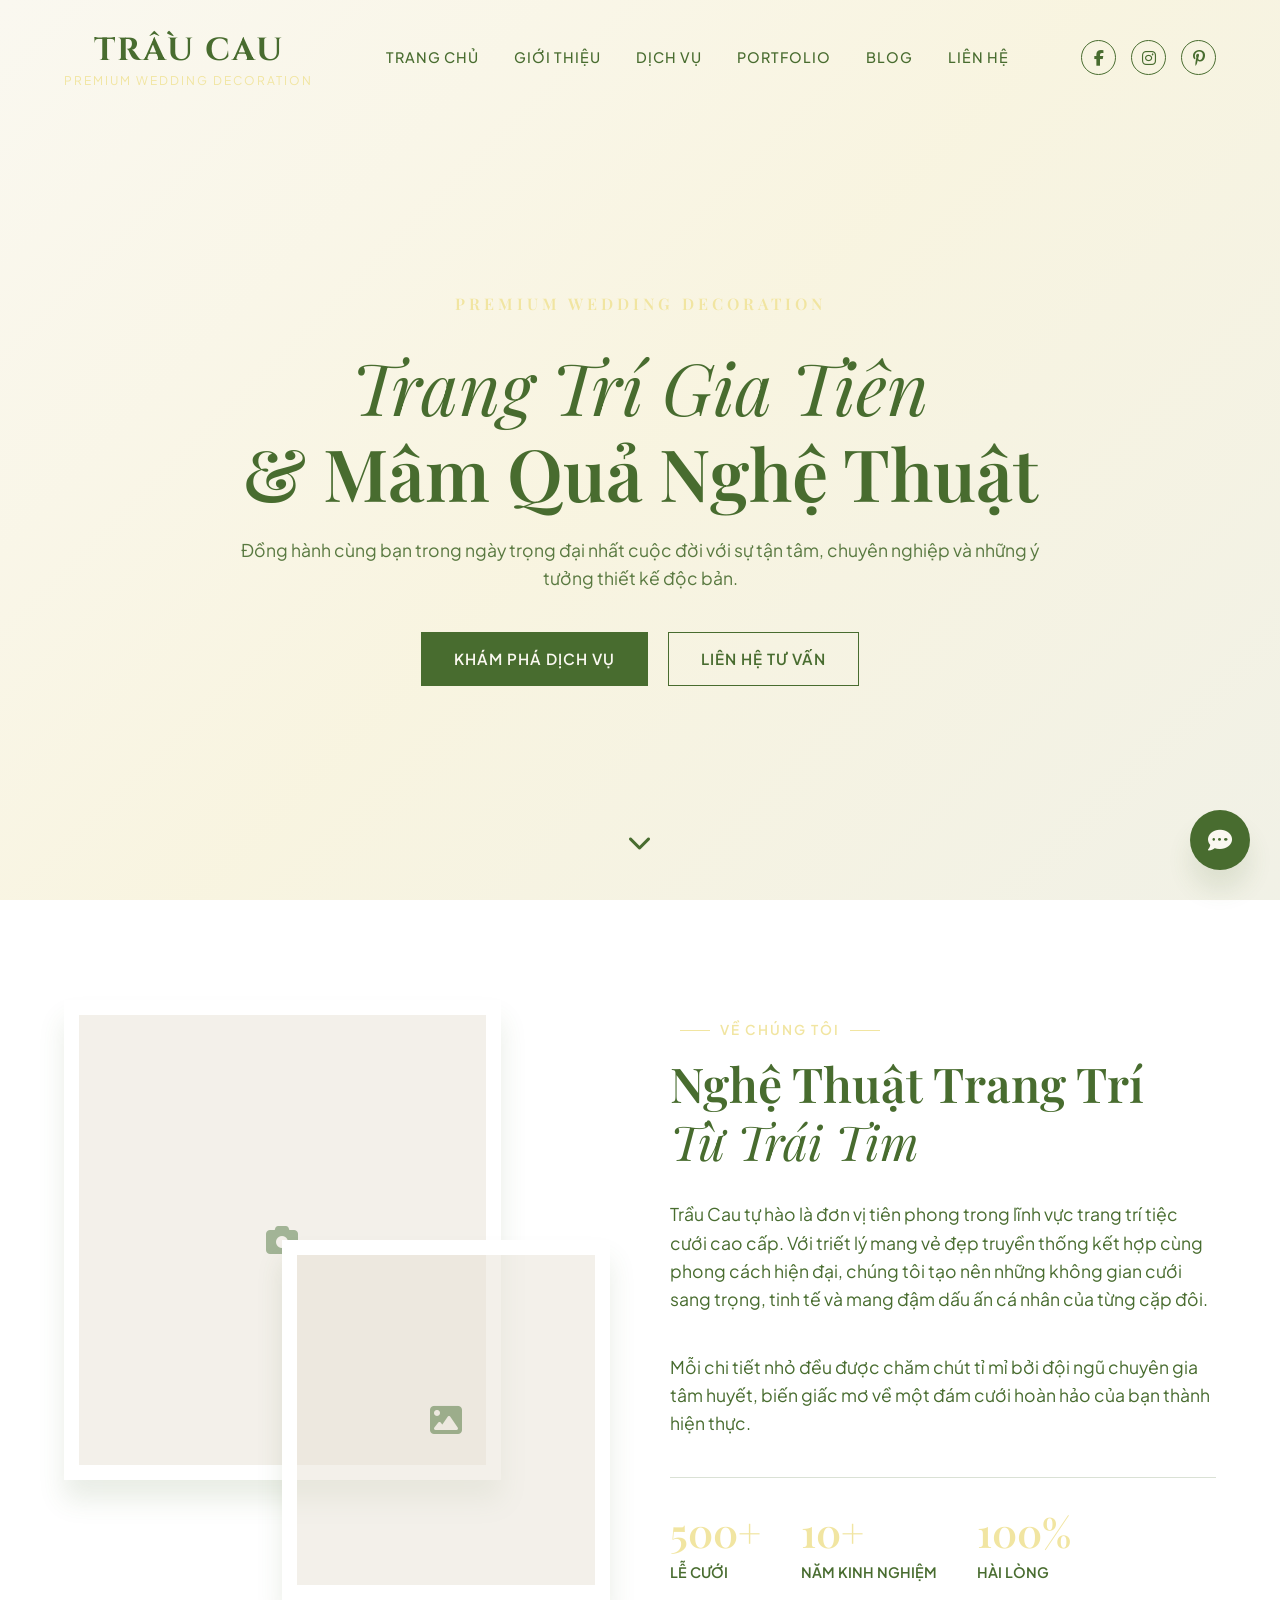
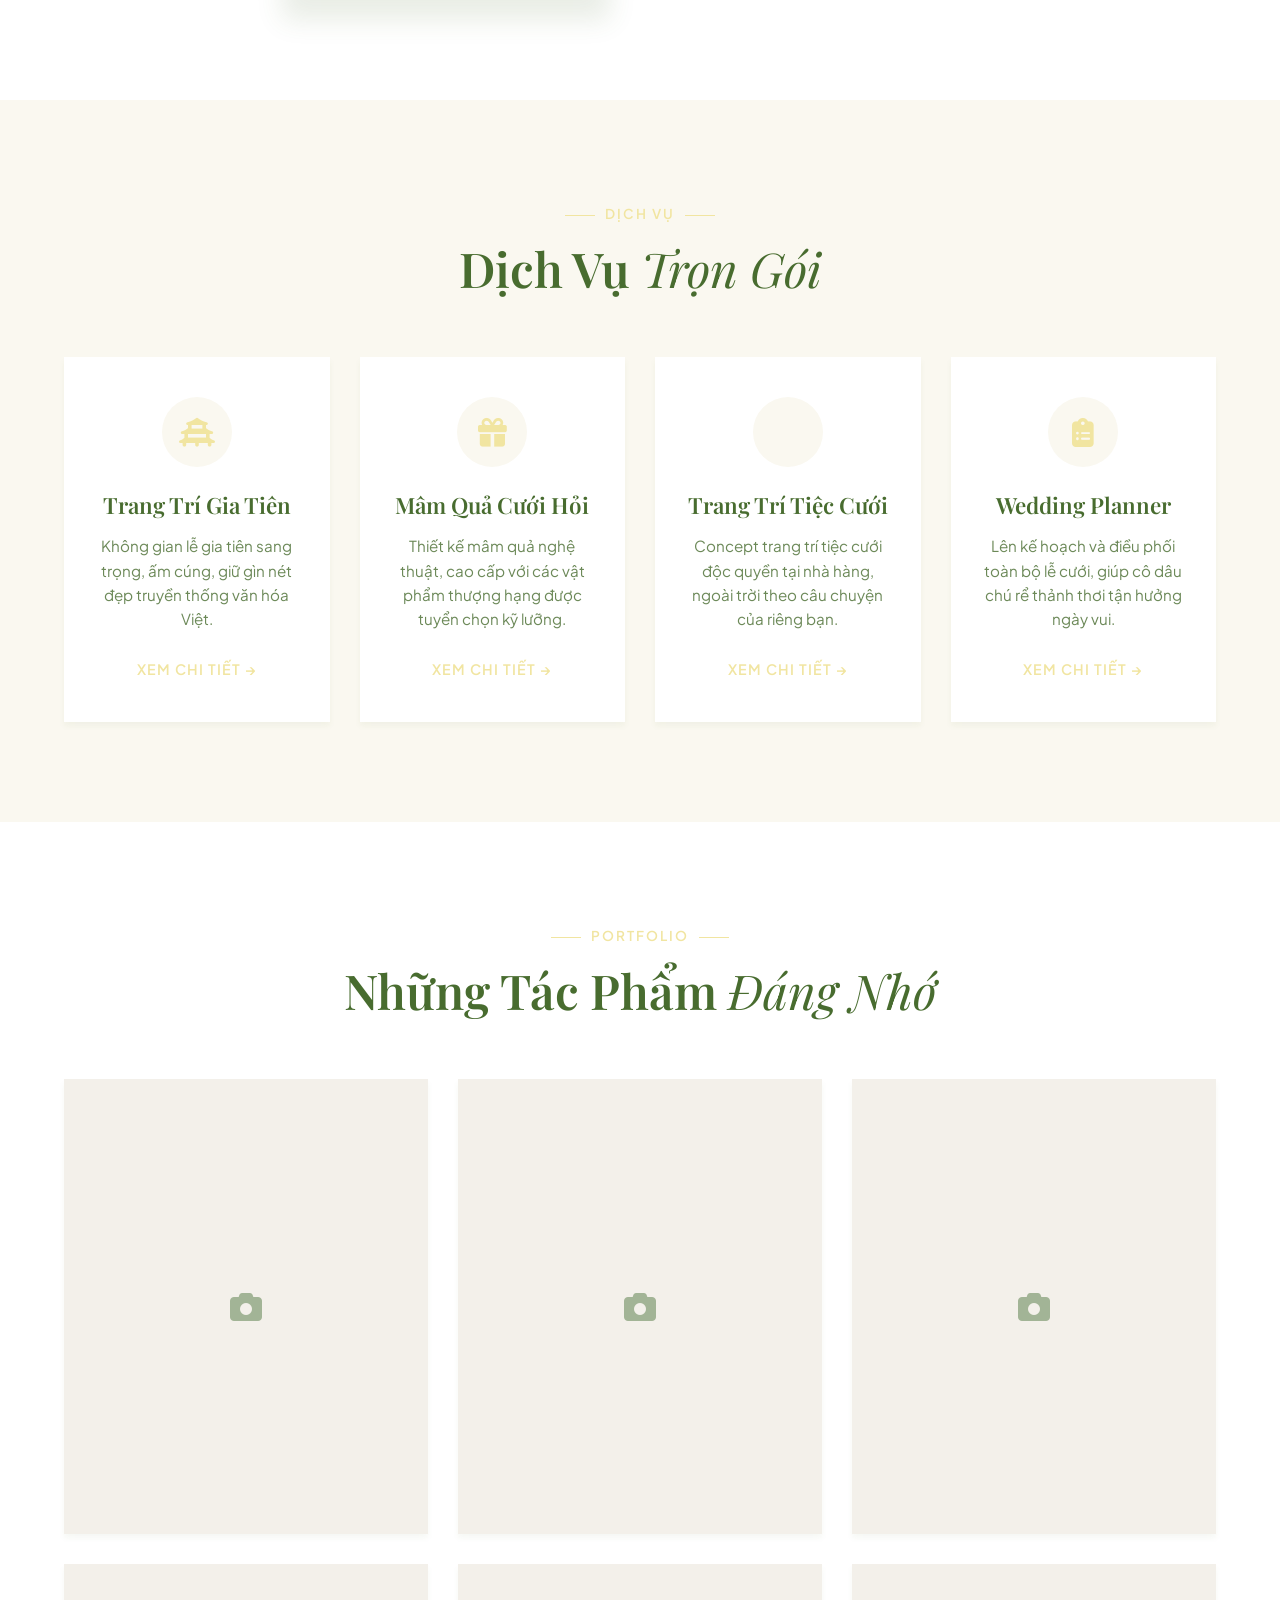
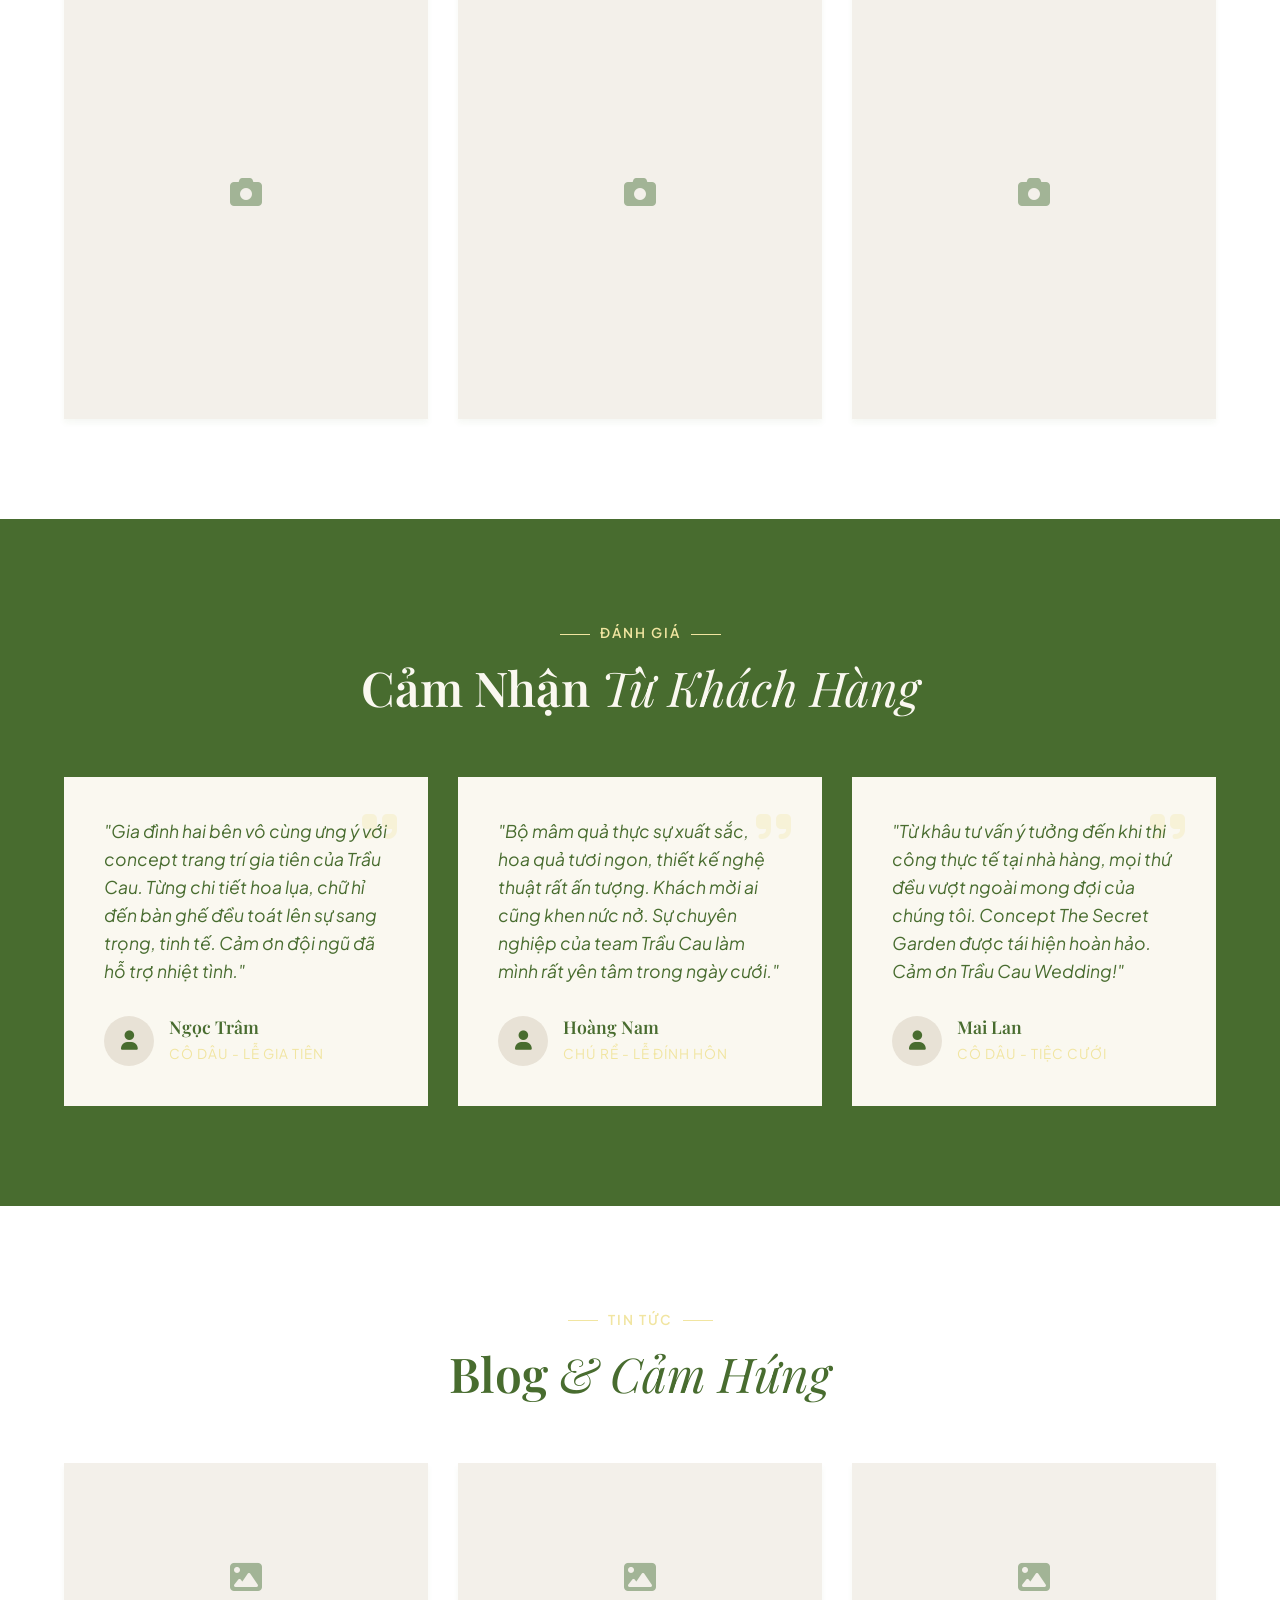
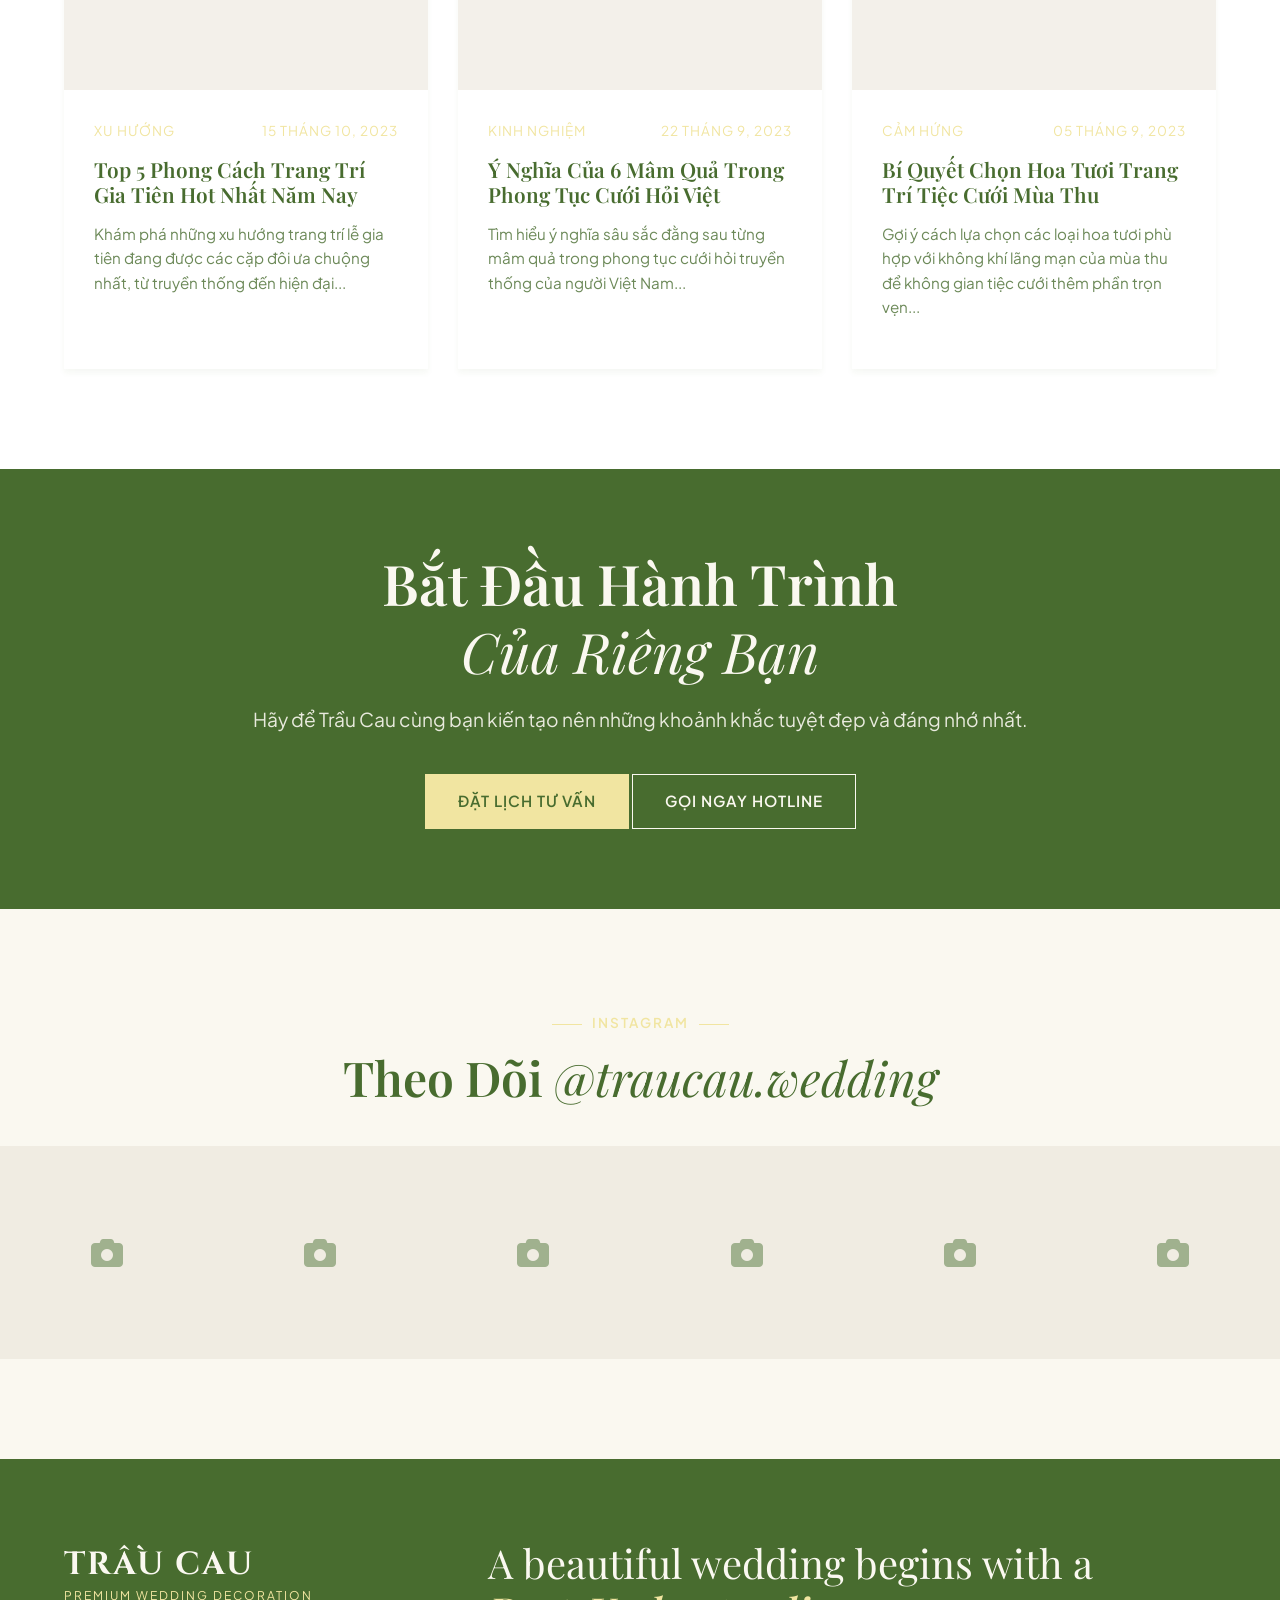
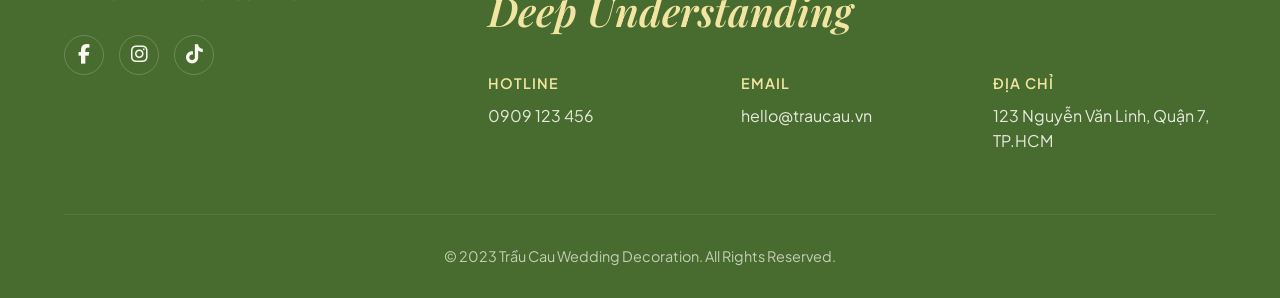
<file: test/index.html>
<!DOCTYPE html>
<html lang="vi">
<head>
    <meta charset="UTF-8">
    <meta name="viewport" content="width=device-width, initial-scale=1.0">
    <title>Trầu Cau - Premium Wedding Decoration</title>
    <!-- Google Fonts -->
    <link rel="preconnect" href="https://fonts.googleapis.com">
    <link rel="preconnect" href="https://fonts.gstatic.com" crossorigin>
    <link href="https://fonts.googleapis.com/css2?family=Cinzel:wght@500;700&family=Playfair+Display:ital,wght@0,400;0,600;0,700;1,400;1,600;1,700&family=Plus+Jakarta+Sans:wght@300;400;500;600;700&display=swap" rel="stylesheet">
    <!-- Font Awesome -->
    <link rel="stylesheet" href="https://cdnjs.cloudflare.com/ajax/libs/font-awesome/6.5.1/css/all.min.css">
    <style>
        :root {
            /* Color Palette */
            --ivory: #FAF8F0;
            --green: #486C2F;
            --gold: #F1E5A1;
            --white: #FFFFFF;
            
            /* Shadows with green */
            --shadow-sm: 0 4px 6px rgba(72, 108, 47, 0.05);
            --shadow-md: 0 10px 15px rgba(72, 108, 47, 0.08);
            --shadow-lg: 0 20px 25px rgba(72, 108, 47, 0.12);
            --shadow-gold: 0 10px 20px rgba(241, 229, 161, 0.3);

            /* Typography */
            --font-body: 'Plus Jakarta Sans', sans-serif;
            --font-heading: 'Playfair Display', serif;
            --font-brand: 'Cinzel', serif;

            /* Spacing */
            --section-pad-y: 100px;
            --section-pad-x: 5%;
        }

        html {
            scroll-behavior: smooth;
            scroll-padding-top: 80px;
        }

        * {
            margin: 0;
            padding: 0;
            box-sizing: border-box;
        }

        body {
            font-family: var(--font-body);
            background-color: var(--ivory);
            color: var(--green);
            line-height: 1.6;
            overflow-x: hidden;
        }

        /* Typography Base */
        h1, h2, h3, h4, h5, h6 {
            font-family: var(--font-heading);
            font-weight: 600;
            line-height: 1.2;
            color: var(--green);
        }

        h2.italic, span.italic, em {
            font-style: italic;
            font-weight: 400;
        }

        a {
            text-decoration: none;
            color: inherit;
            transition: all 0.3s ease;
        }

        ul {
            list-style: none;
        }

        img {
            max-width: 100%;
            height: auto;
            display: block;
        }

        .container {
            max-width: 1280px;
            margin: 0 auto;
            padding: 0 var(--section-pad-x);
        }

        .section-tag {
            display: inline-block;
            font-size: 0.85rem;
            text-transform: uppercase;
            letter-spacing: 2px;
            font-weight: 600;
            color: var(--gold);
            margin-bottom: 15px;
        }

        .section-tag::before, .section-tag::after {
            content: '';
            display: inline-block;
            width: 30px;
            height: 1px;
            background-color: var(--gold);
            vertical-align: middle;
            margin: 0 10px;
        }

        /* Buttons */
        .btn {
            display: inline-flex;
            align-items: center;
            justify-content: center;
            padding: 14px 32px;
            font-family: var(--font-body);
            font-size: 0.95rem;
            font-weight: 600;
            letter-spacing: 1px;
            text-transform: uppercase;
            cursor: pointer;
            transition: all 0.4s ease;
            border: 1px solid transparent;
        }

        .btn-primary {
            background-color: var(--green);
            color: var(--ivory);
        }

        .btn-primary:hover {
            background-color: var(--gold);
            color: var(--green);
            box-shadow: var(--shadow-gold);
        }

        .btn-outline {
            background-color: transparent;
            border-color: var(--green);
            color: var(--green);
        }

        .btn-outline:hover {
            background-color: var(--green);
            color: var(--ivory);
        }

        /* Image Placeholder */
        .img-placeholder {
            background-color: #E8E2D6;
            display: flex;
            align-items: center;
            justify-content: center;
            color: var(--green);
            opacity: 0.5;
            font-size: 2rem;
            width: 100%;
            height: 100%;
            object-fit: cover;
        }

        /* Animations */
        .fade-in-up {
            opacity: 0;
            transform: translateY(40px);
            transition: opacity 1s cubic-bezier(0.2, 0.8, 0.2, 1), transform 1s cubic-bezier(0.2, 0.8, 0.2, 1);
        }

        .fade-in-up.visible {
            opacity: 1;
            transform: translateY(0);
        }

        .delay-100 { transition-delay: 100ms; }
        .delay-200 { transition-delay: 200ms; }
        .delay-300 { transition-delay: 300ms; }

        /* Navigation */
        .header {
            position: fixed;
            top: 0;
            left: 0;
            width: 100%;
            z-index: 1000;
            transition: all 0.4s ease;
            padding: 25px 0;
        }

        .header.scrolled {
            background-color: var(--white);
            padding: 15px 0;
            box-shadow: var(--shadow-sm);
        }

        .nav-container {
            display: flex;
            justify-content: space-between;
            align-items: center;
        }

        .logo {
            text-align: center;
        }

        .logo-text {
            font-family: var(--font-brand);
            font-size: 2rem;
            font-weight: 700;
            color: var(--green);
            letter-spacing: 2px;
            margin-bottom: -5px;
        }

        .logo-tagline {
            font-size: 0.75rem;
            text-transform: uppercase;
            letter-spacing: 2px;
            color: var(--gold);
        }

        .nav-menu {
            display: flex;
            gap: 35px;
        }

        .nav-link {
            font-size: 0.9rem;
            font-weight: 500;
            text-transform: uppercase;
            letter-spacing: 1px;
            position: relative;
        }

        .nav-link::after {
            content: '';
            position: absolute;
            bottom: -5px;
            left: 0;
            width: 0;
            height: 1px;
            background-color: var(--gold);
            transition: width 0.3s ease;
        }

        .nav-link:hover::after {
            width: 100%;
        }

        .nav-social {
            display: flex;
            gap: 15px;
        }

        .nav-social a {
            width: 35px;
            height: 35px;
            border-radius: 50%;
            border: 1px solid var(--green);
            display: flex;
            align-items: center;
            justify-content: center;
            transition: all 0.3s;
        }

        .nav-social a:hover {
            background-color: var(--green);
            color: var(--ivory);
        }

        .mobile-menu-btn {
            display: none;
            font-size: 1.5rem;
            cursor: pointer;
            color: var(--green);
        }

        /* Hero Section */
        .hero {
            height: 100vh;
            display: flex;
            align-items: center;
            justify-content: center;
            text-align: center;
            position: relative;
            background: linear-gradient(135deg, var(--ivory) 0%, rgba(241, 229, 161, 0.2) 50%, rgba(72, 108, 47, 0.05) 100%);
            padding-top: 80px;
        }

        .hero-content {
            max-width: 800px;
            z-index: 2;
        }

        .hero-title {
            font-size: 4.5rem;
            margin-bottom: 20px;
            color: var(--green);
        }

        .hero-subtitle {
            font-size: 1rem;
            text-transform: uppercase;
            letter-spacing: 4px;
            color: var(--gold);
            margin-bottom: 30px;
            font-weight: 600;
        }

        .hero-desc {
            font-size: 1.1rem;
            margin-bottom: 40px;
            color: var(--green);
            opacity: 0.9;
        }

        .hero-btns {
            display: flex;
            gap: 20px;
            justify-content: center;
        }

        .scroll-down {
            position: absolute;
            bottom: 40px;
            left: 50%;
            transform: translateX(-50%);
            animation: bounce 2s infinite;
            color: var(--green);
            font-size: 1.5rem;
        }

        @keyframes bounce {
            0%, 20%, 50%, 80%, 100% { transform: translateY(0) translateX(-50%); }
            40% { transform: translateY(-20px) translateX(-50%); }
            60% { transform: translateY(-10px) translateX(-50%); }
        }

        /* About Section */
        .about {
            padding: var(--section-pad-y) 0;
            background-color: var(--white);
        }

        .about-grid {
            display: grid;
            grid-template-columns: 1fr 1fr;
            gap: 60px;
            align-items: center;
        }

        .about-images {
            position: relative;
            height: 600px;
        }

        .about-img-main {
            position: absolute;
            top: 0;
            left: 0;
            width: 80%;
            height: 80%;
            border: 15px solid var(--white);
            box-shadow: var(--shadow-lg);
            z-index: 1;
        }

        .about-img-overlap {
            position: absolute;
            bottom: 0;
            right: 0;
            width: 60%;
            height: 60%;
            border: 15px solid var(--white);
            box-shadow: var(--shadow-lg);
            z-index: 2;
        }

        .about-title {
            font-size: 3rem;
            margin-bottom: 30px;
        }

        .about-desc {
            margin-bottom: 40px;
            font-size: 1.1rem;
        }

        .about-stats {
            display: flex;
            gap: 40px;
            border-top: 1px solid rgba(72, 108, 47, 0.2);
            padding-top: 30px;
        }

        .stat-item h3 {
            font-size: 2.5rem;
            color: var(--gold);
            margin-bottom: 5px;
            font-family: var(--font-heading);
        }

        .stat-item p {
            font-size: 0.9rem;
            font-weight: 600;
            text-transform: uppercase;
        }

        /* Services Section */
        .services {
            padding: var(--section-pad-y) 0;
            background-color: var(--ivory);
            text-align: center;
        }

        .services .about-title {
            margin-bottom: 60px;
        }

        .services-grid {
            display: grid;
            grid-template-columns: repeat(4, 1fr);
            gap: 30px;
        }

        .service-card {
            background-color: var(--white);
            padding: 40px 30px;
            text-align: center;
            transition: all 0.4s ease;
            box-shadow: var(--shadow-sm);
        }

        .service-card:hover {
            transform: translateY(-10px);
            box-shadow: var(--shadow-lg);
        }

        .service-icon {
            width: 70px;
            height: 70px;
            margin: 0 auto 25px;
            background-color: var(--ivory);
            border-radius: 50%;
            display: flex;
            align-items: center;
            justify-content: center;
            font-size: 1.8rem;
            color: var(--gold);
        }

        .service-title {
            font-size: 1.4rem;
            margin-bottom: 15px;
            font-family: var(--font-heading);
        }

        .service-desc {
            font-size: 0.95rem;
            margin-bottom: 25px;
            opacity: 0.8;
        }

        .service-link {
            font-size: 0.9rem;
            font-weight: 600;
            text-transform: uppercase;
            color: var(--gold);
            letter-spacing: 1px;
        }

        .service-link:hover {
            color: var(--green);
        }

        /* Portfolio */
        .portfolio {
            padding: var(--section-pad-y) 0;
            background-color: var(--white);
            text-align: center;
        }

        .portfolio-grid {
            display: grid;
            grid-template-columns: repeat(3, 1fr);
            gap: 30px;
            margin-top: 60px;
        }

        .portfolio-item {
            position: relative;
            aspect-ratio: 4/5;
            overflow: hidden;
            box-shadow: var(--shadow-sm);
        }

        .portfolio-overlay {
            position: absolute;
            top: 0;
            left: 0;
            width: 100%;
            height: 100%;
            background-color: rgba(72, 108, 47, 0.85);
            display: flex;
            flex-direction: column;
            align-items: center;
            justify-content: center;
            opacity: 0;
            transition: all 0.4s ease;
            color: var(--ivory);
        }

        .portfolio-item:hover .portfolio-overlay {
            opacity: 1;
        }

        .portfolio-title {
            font-size: 1.5rem;
            color: var(--ivory);
            margin-bottom: 10px;
            transform: translateY(20px);
            transition: transform 0.4s ease;
        }

        .portfolio-item:hover .portfolio-title {
            transform: translateY(0);
        }

        /* Testimonials */
        .testimonials {
            padding: var(--section-pad-y) 0;
            background-color: var(--green);
            text-align: center;
            color: var(--ivory);
        }

        .testimonials .section-tag {
            color: var(--gold);
        }

        .testimonials .about-title {
            color: var(--ivory);
        }

        .testimonials-grid {
            display: grid;
            grid-template-columns: repeat(3, 1fr);
            gap: 30px;
            margin-top: 60px;
        }

        .testi-card {
            background-color: var(--ivory);
            padding: 40px;
            color: var(--green);
            text-align: left;
            position: relative;
        }

        .quote-icon {
            font-size: 2.5rem;
            color: var(--gold);
            opacity: 0.3;
            position: absolute;
            top: 30px;
            right: 30px;
        }

        .testi-text {
            font-size: 1.1rem;
            font-style: italic;
            margin-bottom: 30px;
            position: relative;
            z-index: 2;
        }

        .testi-author {
            display: flex;
            align-items: center;
            gap: 15px;
        }

        .author-avatar {
            width: 50px;
            height: 50px;
            border-radius: 50%;
            background-color: #E8E2D6;
            display: flex;
            align-items: center;
            justify-content: center;
            font-size: 1.2rem;
            color: var(--green);
        }

        .author-info h4 {
            font-size: 1.1rem;
            margin-bottom: 3px;
        }

        .author-info span {
            font-size: 0.85rem;
            color: var(--gold);
            text-transform: uppercase;
            letter-spacing: 1px;
        }

        /* Blog Section */
        .blog {
            padding: var(--section-pad-y) 0;
            background-color: var(--white);
            text-align: center;
        }

        .blog-grid {
            display: grid;
            grid-template-columns: repeat(3, 1fr);
            gap: 30px;
            margin-top: 60px;
        }

        .blog-card {
            background-color: var(--white);
            text-align: left;
            box-shadow: var(--shadow-sm);
            transition: all 0.3s ease;
        }

        .blog-card:hover {
            box-shadow: var(--shadow-md);
            transform: translateY(-5px);
        }

        .blog-img {
            aspect-ratio: 16/10;
        }

        .blog-content {
            padding: 30px;
        }

        .blog-meta {
            font-size: 0.85rem;
            color: var(--gold);
            text-transform: uppercase;
            letter-spacing: 1px;
            margin-bottom: 15px;
            display: flex;
            justify-content: space-between;
        }

        .blog-title {
            font-size: 1.3rem;
            margin-bottom: 15px;
        }

        .blog-title a:hover {
            color: var(--gold);
        }

        .blog-excerpt {
            font-size: 0.95rem;
            opacity: 0.8;
            margin-bottom: 20px;
        }

        /* CTA Section */
        .cta {
            padding: 80px 0;
            background-color: var(--green);
            text-align: center;
            color: var(--ivory);
        }

        .cta-title {
            font-size: 3.5rem;
            color: var(--ivory);
            margin-bottom: 20px;
        }

        .cta-desc {
            font-size: 1.2rem;
            margin-bottom: 40px;
            opacity: 0.9;
        }

        .cta-btns .btn-outline {
            border-color: var(--ivory);
            color: var(--ivory);
        }

        .cta-btns .btn-outline:hover {
            background-color: var(--ivory);
            color: var(--green);
        }
        
        .cta-btns .btn-primary {
            background-color: var(--gold);
            color: var(--green);
        }
        
        .cta-btns .btn-primary:hover {
            background-color: var(--ivory);
        }

        /* Instagram Section */
        .instagram {
            padding: var(--section-pad-y) 0;
            text-align: center;
            background-color: var(--ivory);
        }

        .insta-grid {
            display: grid;
            grid-template-columns: repeat(6, 1fr);
            gap: 0;
            margin-top: 40px;
        }

        .insta-item {
            aspect-ratio: 1/1;
            position: relative;
        }

        .insta-overlay {
            position: absolute;
            top: 0;
            left: 0;
            width: 100%;
            height: 100%;
            background-color: rgba(72, 108, 47, 0.7);
            display: flex;
            align-items: center;
            justify-content: center;
            color: var(--ivory);
            font-size: 2rem;
            opacity: 0;
            transition: all 0.3s ease;
        }

        .insta-item:hover .insta-overlay {
            opacity: 1;
        }

        /* Footer */
        .footer {
            background-color: var(--green);
            color: var(--ivory);
            padding: 80px 0 30px;
        }

        .footer-grid {
            display: grid;
            grid-template-columns: 1fr 2fr;
            gap: 60px;
            margin-bottom: 60px;
        }

        .footer-logo .logo-text {
            color: var(--ivory);
            text-align: left;
        }

        .footer-logo .logo-tagline {
            text-align: left;
        }

        .footer-social {
            display: flex;
            gap: 15px;
            margin-top: 30px;
        }

        .footer-social a {
            color: var(--ivory);
            font-size: 1.2rem;
            width: 40px;
            height: 40px;
            border: 1px solid rgba(250, 248, 240, 0.2);
            border-radius: 50%;
            display: flex;
            align-items: center;
            justify-content: center;
        }

        .footer-social a:hover {
            background-color: var(--gold);
            color: var(--green);
            border-color: var(--gold);
        }

        .footer-right h3 {
            font-size: 2.5rem;
            color: var(--ivory);
            margin-bottom: 40px;
            font-family: var(--font-heading);
            font-weight: 300;
        }

        .footer-right h3 strong {
            font-style: italic;
            font-weight: 600;
            color: var(--gold);
        }

        .footer-contact {
            display: grid;
            grid-template-columns: repeat(3, 1fr);
            gap: 30px;
        }

        .contact-item h4 {
            color: var(--gold);
            font-size: 0.9rem;
            text-transform: uppercase;
            letter-spacing: 1px;
            margin-bottom: 10px;
            font-family: var(--font-body);
        }

        .contact-item p {
            font-size: 1rem;
            opacity: 0.9;
        }

        .footer-bottom {
            text-align: center;
            padding-top: 30px;
            border-top: 1px solid rgba(250, 248, 240, 0.1);
            font-size: 0.9rem;
            opacity: 0.7;
        }

        /* Floating Components */
        .float-contact {
            position: fixed;
            bottom: 30px;
            right: 30px;
            z-index: 999;
        }

        .float-btn {
            width: 60px;
            height: 60px;
            border-radius: 50%;
            background-color: var(--green);
            color: var(--ivory);
            display: flex;
            align-items: center;
            justify-content: center;
            font-size: 1.5rem;
            cursor: pointer;
            box-shadow: var(--shadow-lg);
            transition: all 0.3s;
        }

        .float-btn:hover {
            transform: scale(1.1);
            background-color: var(--gold);
            color: var(--green);
        }

        .float-menu {
            position: absolute;
            bottom: 70px;
            right: 0;
            display: flex;
            flex-direction: column;
            gap: 15px;
            opacity: 0;
            visibility: hidden;
            transform: translateY(20px);
            transition: all 0.3s ease;
        }

        .float-contact.active .float-menu {
            opacity: 1;
            visibility: visible;
            transform: translateY(0);
        }

        .float-menu a {
            display: flex;
            align-items: center;
            justify-content: center;
            width: 50px;
            height: 50px;
            border-radius: 50%;
            background-color: var(--white);
            color: var(--green);
            box-shadow: var(--shadow-md);
            font-size: 1.2rem;
            text-decoration: none;
            margin-left: auto;
        }

        .float-menu a:hover {
            background-color: var(--green);
            color: var(--ivory);
        }

        .scroll-top {
            position: fixed;
            bottom: 110px;
            right: 35px;
            width: 50px;
            height: 50px;
            border-radius: 50%;
            border: 2px solid var(--green);
            color: var(--green);
            display: flex;
            align-items: center;
            justify-content: center;
            font-size: 1.2rem;
            cursor: pointer;
            z-index: 998;
            opacity: 0;
            visibility: hidden;
            transition: all 0.3s ease;
            background-color: var(--ivory);
        }

        .scroll-top.visible {
            opacity: 1;
            visibility: visible;
        }

        .scroll-top:hover {
            background-color: var(--green);
            color: var(--ivory);
        }

        /* Mobile Responsive */
        @media (max-width: 1024px) {
            .hero-title { font-size: 3.5rem; }
            .services-grid { grid-template-columns: repeat(2, 1fr); }
            .portfolio-grid { grid-template-columns: repeat(2, 1fr); }
            .testimonials-grid { grid-template-columns: repeat(2, 1fr); }
            .blog-grid { grid-template-columns: repeat(2, 1fr); }
            .insta-grid { grid-template-columns: repeat(3, 1fr); }
        }

        @media (max-width: 768px) {
            .mobile-menu-btn { display: block; }
            
            .nav-menu {
                position: fixed;
                top: 0;
                right: -100%;
                width: 300px;
                height: 100vh;
                background-color: var(--white);
                flex-direction: column;
                padding: 100px 40px;
                box-shadow: -10px 0 20px rgba(0,0,0,0.05);
                transition: right 0.4s ease;
            }

            .nav-menu.active { right: 0; }
            .nav-social { display: none; }
            
            .hero-title { font-size: 2.5rem; }
            
            .about-grid, .footer-grid { grid-template-columns: 1fr; }
            .about-images { height: 400px; margin-bottom: 40px; }
            
            .services-grid, .portfolio-grid, .testimonials-grid, .blog-grid, .footer-contact {
                grid-template-columns: 1fr;
            }

            .hero-btns, .cta-btns {
                flex-direction: column;
            }

            .insta-grid { grid-template-columns: repeat(2, 1fr); }
            
            .footer-right h3 { font-size: 1.8rem; }
        }
    </style>
</head>
<body>

    <!-- Header -->
    <header class="header" id="header">
        <div class="container nav-container">
            <a href="#" class="logo">
                <div class="logo-text">TRẦU CAU</div>
                <div class="logo-tagline">Premium Wedding Decoration</div>
            </a>
            
            <nav class="nav-menu" id="nav-menu">
                <a href="#home" class="nav-link">Trang Chủ</a>
                <a href="#about" class="nav-link">Giới Thiệu</a>
                <a href="#services" class="nav-link">Dịch Vụ</a>
                <a href="#portfolio" class="nav-link">Portfolio</a>
                <a href="#blog" class="nav-link">Blog</a>
                <a href="#contact" class="nav-link">Liên Hệ</a>
            </nav>

            <div class="nav-social">
                <a href="#"><i class="fab fa-facebook-f"></i></a>
                <a href="#"><i class="fab fa-instagram"></i></a>
                <a href="#"><i class="fab fa-pinterest-p"></i></a>
            </div>

            <div class="mobile-menu-btn" id="mobile-btn">
                <i class="fas fa-bars"></i>
            </div>
        </div>
    </header>

    <!-- Hero Section -->
    <section class="hero" id="home">
        <div class="hero-content fade-in-up">
            <h2 class="hero-subtitle">Premium Wedding Decoration</h2>
            <h1 class="hero-title"><span class="italic">Trang Trí Gia Tiên</span><br>& Mâm Quả Nghệ Thuật</h1>
            <p class="hero-desc">Đồng hành cùng bạn trong ngày trọng đại nhất cuộc đời với sự tận tâm, chuyên nghiệp và những ý tưởng thiết kế độc bản.</p>
            <div class="hero-btns">
                <a href="#services" class="btn btn-primary">Khám Phá Dịch Vụ</a>
                <a href="#contact" class="btn btn-outline">Liên Hệ Tư Vấn</a>
            </div>
        </div>
        <div class="scroll-down">
            <i class="fas fa-chevron-down"></i>
        </div>
    </section>

    <!-- About Section -->
    <section class="about" id="about">
        <div class="container about-grid">
            <div class="about-images fade-in-up">
                <div class="about-img-main">
                    <div class="img-placeholder"><i class="fas fa-camera"></i></div>
                </div>
                <div class="about-img-overlap">
                    <div class="img-placeholder"><i class="fas fa-image"></i></div>
                </div>
            </div>
            <div class="about-content fade-in-up delay-200">
                <span class="section-tag">Về Chúng Tôi</span>
                <h2 class="about-title">Nghệ Thuật Trang Trí <br><span class="italic">Từ Trái Tim</span></h2>
                <p class="about-desc">Trầu Cau tự hào là đơn vị tiên phong trong lĩnh vực trang trí tiệc cưới cao cấp. Với triết lý mang vẻ đẹp truyền thống kết hợp cùng phong cách hiện đại, chúng tôi tạo nên những không gian cưới sang trọng, tinh tế và mang đậm dấu ấn cá nhân của từng cặp đôi.</p>
                <p class="about-desc">Mỗi chi tiết nhỏ đều được chăm chút tỉ mỉ bởi đội ngũ chuyên gia tâm huyết, biến giấc mơ về một đám cưới hoàn hảo của bạn thành hiện thực.</p>
                
                <div class="about-stats">
                    <div class="stat-item">
                        <h3>500+</h3>
                        <p>Lễ Cưới</p>
                    </div>
                    <div class="stat-item">
                        <h3>10+</h3>
                        <p>Năm Kinh Nghiệm</p>
                    </div>
                    <div class="stat-item">
                        <h3>100%</h3>
                        <p>Hài Lòng</p>
                    </div>
                </div>
            </div>
        </div>
    </section>

    <!-- Services Section -->
    <section class="services" id="services">
        <div class="container">
            <span class="section-tag fade-in-up">Dịch Vụ</span>
            <h2 class="about-title fade-in-up delay-100">Dịch Vụ <span class="italic">Trọn Gói</span></h2>
            
            <div class="services-grid">
                <div class="service-card fade-in-up">
                    <div class="service-icon"><i class="fas fa-vihara"></i></div>
                    <h3 class="service-title">Trang Trí Gia Tiên</h3>
                    <p class="service-desc">Không gian lễ gia tiên sang trọng, ấm cúng, giữ gìn nét đẹp truyền thống văn hóa Việt.</p>
                    <a href="#" class="service-link">Xem Chi Tiết &rarr;</a>
                </div>
                <div class="service-card fade-in-up delay-100">
                    <div class="service-icon"><i class="fas fa-gift"></i></div>
                    <h3 class="service-title">Mâm Quả Cưới Hỏi</h3>
                    <p class="service-desc">Thiết kế mâm quả nghệ thuật, cao cấp với các vật phẩm thượng hạng được tuyển chọn kỹ lưỡng.</p>
                    <a href="#" class="service-link">Xem Chi Tiết &rarr;</a>
                </div>
                <div class="service-card fade-in-up delay-200">
                    <div class="service-icon"><i class="fas fa-rings-wedding"></i></div>
                    <h3 class="service-title">Trang Trí Tiệc Cưới</h3>
                    <p class="service-desc">Concept trang trí tiệc cưới độc quyền tại nhà hàng, ngoài trời theo câu chuyện của riêng bạn.</p>
                    <a href="#" class="service-link">Xem Chi Tiết &rarr;</a>
                </div>
                <div class="service-card fade-in-up delay-300">
                    <div class="service-icon"><i class="fas fa-clipboard-list"></i></div>
                    <h3 class="service-title">Wedding Planner</h3>
                    <p class="service-desc">Lên kế hoạch và điều phối toàn bộ lễ cưới, giúp cô dâu chú rể thảnh thơi tận hưởng ngày vui.</p>
                    <a href="#" class="service-link">Xem Chi Tiết &rarr;</a>
                </div>
            </div>
        </div>
    </section>

    <!-- Portfolio Section -->
    <section class="portfolio" id="portfolio">
        <div class="container">
            <span class="section-tag fade-in-up">Portfolio</span>
            <h2 class="about-title fade-in-up delay-100">Những Tác Phẩm <span class="italic">Đáng Nhớ</span></h2>
            
            <div class="portfolio-grid">
                <div class="portfolio-item fade-in-up">
                    <div class="img-placeholder"><i class="fas fa-camera"></i></div>
                    <div class="portfolio-overlay">
                        <h3 class="portfolio-title">Lễ Gia Tiên - Minh & Hoa</h3>
                        <p>Concept Truyền Thống</p>
                    </div>
                </div>
                <div class="portfolio-item fade-in-up delay-100">
                    <div class="img-placeholder"><i class="fas fa-camera"></i></div>
                    <div class="portfolio-overlay">
                        <h3 class="portfolio-title">Tiệc Cưới Ngoài Trời</h3>
                        <p>Concept Rustic Chic</p>
                    </div>
                </div>
                <div class="portfolio-item fade-in-up delay-200">
                    <div class="img-placeholder"><i class="fas fa-camera"></i></div>
                    <div class="portfolio-overlay">
                        <h3 class="portfolio-title">Mâm Quả Nghệ Thuật</h3>
                        <p>Bộ 8 Quả Cao Cấp</p>
                    </div>
                </div>
                <div class="portfolio-item fade-in-up">
                    <div class="img-placeholder"><i class="fas fa-camera"></i></div>
                    <div class="portfolio-overlay">
                        <h3 class="portfolio-title">Khách Sạn Park Hyatt</h3>
                        <p>Concept Luxury Royal</p>
                    </div>
                </div>
                <div class="portfolio-item fade-in-up delay-100">
                    <div class="img-placeholder"><i class="fas fa-camera"></i></div>
                    <div class="portfolio-overlay">
                        <h3 class="portfolio-title">Lễ Đính Hôn - Tuấn & Mai</h3>
                        <p>Concept Indochine</p>
                    </div>
                </div>
                <div class="portfolio-item fade-in-up delay-200">
                    <div class="img-placeholder"><i class="fas fa-camera"></i></div>
                    <div class="portfolio-overlay">
                        <h3 class="portfolio-title">Tiệc Báo Hỷ</h3>
                        <p>Concept Minimalist</p>
                    </div>
                </div>
            </div>
        </div>
    </section>

    <!-- Testimonials Section -->
    <section class="testimonials">
        <div class="container">
            <span class="section-tag fade-in-up">Đánh Giá</span>
            <h2 class="about-title fade-in-up delay-100">Cảm Nhận <span class="italic">Từ Khách Hàng</span></h2>
            
            <div class="testimonials-grid">
                <div class="testi-card fade-in-up">
                    <i class="fas fa-quote-right quote-icon"></i>
                    <p class="testi-text">"Gia đình hai bên vô cùng ưng ý với concept trang trí gia tiên của Trầu Cau. Từng chi tiết hoa lụa, chữ hỉ đến bàn ghế đều toát lên sự sang trọng, tinh tế. Cảm ơn đội ngũ đã hỗ trợ nhiệt tình."</p>
                    <div class="testi-author">
                        <div class="author-avatar"><i class="fas fa-user"></i></div>
                        <div class="author-info">
                            <h4>Ngọc Trâm</h4>
                            <span>Cô Dâu - Lễ Gia Tiên</span>
                        </div>
                    </div>
                </div>
                <div class="testi-card fade-in-up delay-100">
                    <i class="fas fa-quote-right quote-icon"></i>
                    <p class="testi-text">"Bộ mâm quả thực sự xuất sắc, hoa quả tươi ngon, thiết kế nghệ thuật rất ấn tượng. Khách mời ai cũng khen nức nở. Sự chuyên nghiệp của team Trầu Cau làm mình rất yên tâm trong ngày cưới."</p>
                    <div class="testi-author">
                        <div class="author-avatar"><i class="fas fa-user"></i></div>
                        <div class="author-info">
                            <h4>Hoàng Nam</h4>
                            <span>Chú Rể - Lễ Đính Hôn</span>
                        </div>
                    </div>
                </div>
                <div class="testi-card fade-in-up delay-200">
                    <i class="fas fa-quote-right quote-icon"></i>
                    <p class="testi-text">"Từ khâu tư vấn ý tưởng đến khi thi công thực tế tại nhà hàng, mọi thứ đều vượt ngoài mong đợi của chúng tôi. Concept The Secret Garden được tái hiện hoàn hảo. Cảm ơn Trầu Cau Wedding!"</p>
                    <div class="testi-author">
                        <div class="author-avatar"><i class="fas fa-user"></i></div>
                        <div class="author-info">
                            <h4>Mai Lan</h4>
                            <span>Cô Dâu - Tiệc Cưới</span>
                        </div>
                    </div>
                </div>
            </div>
        </div>
    </section>

    <!-- Blog Section -->
    <section class="blog" id="blog">
        <div class="container">
            <span class="section-tag fade-in-up">Tin Tức</span>
            <h2 class="about-title fade-in-up delay-100">Blog <span class="italic">& Cảm Hứng</span></h2>
            
            <div class="blog-grid">
                <article class="blog-card fade-in-up">
                    <div class="blog-img">
                        <div class="img-placeholder"><i class="fas fa-image"></i></div>
                    </div>
                    <div class="blog-content">
                        <div class="blog-meta">
                            <span>Xu Hướng</span>
                            <span>15 Tháng 10, 2023</span>
                        </div>
                        <h3 class="blog-title"><a href="#">Top 5 Phong Cách Trang Trí Gia Tiên Hot Nhất Năm Nay</a></h3>
                        <p class="blog-excerpt">Khám phá những xu hướng trang trí lễ gia tiên đang được các cặp đôi ưa chuộng nhất, từ truyền thống đến hiện đại...</p>
                    </div>
                </article>
                <article class="blog-card fade-in-up delay-100">
                    <div class="blog-img">
                        <div class="img-placeholder"><i class="fas fa-image"></i></div>
                    </div>
                    <div class="blog-content">
                        <div class="blog-meta">
                            <span>Kinh Nghiệm</span>
                            <span>22 Tháng 9, 2023</span>
                        </div>
                        <h3 class="blog-title"><a href="#">Ý Nghĩa Của 6 Mâm Quả Trong Phong Tục Cưới Hỏi Việt</a></h3>
                        <p class="blog-excerpt">Tìm hiểu ý nghĩa sâu sắc đằng sau từng mâm quả trong phong tục cưới hỏi truyền thống của người Việt Nam...</p>
                    </div>
                </article>
                <article class="blog-card fade-in-up delay-200">
                    <div class="blog-img">
                        <div class="img-placeholder"><i class="fas fa-image"></i></div>
                    </div>
                    <div class="blog-content">
                        <div class="blog-meta">
                            <span>Cảm Hứng</span>
                            <span>05 Tháng 9, 2023</span>
                        </div>
                        <h3 class="blog-title"><a href="#">Bí Quyết Chọn Hoa Tươi Trang Trí Tiệc Cưới Mùa Thu</a></h3>
                        <p class="blog-excerpt">Gợi ý cách lựa chọn các loại hoa tươi phù hợp với không khí lãng mạn của mùa thu để không gian tiệc cưới thêm phần trọn vẹn...</p>
                    </div>
                </article>
            </div>
        </div>
    </section>

    <!-- CTA Section -->
    <section class="cta" id="contact">
        <div class="container fade-in-up">
            <h2 class="cta-title">Bắt Đầu Hành Trình <br><span class="italic">Của Riêng Bạn</span></h2>
            <p class="cta-desc">Hãy để Trầu Cau cùng bạn kiến tạo nên những khoảnh khắc tuyệt đẹp và đáng nhớ nhất.</p>
            <div class="cta-btns">
                <a href="#" class="btn btn-primary">Đặt Lịch Tư Vấn</a>
                <a href="#" class="btn btn-outline">Gọi Ngay Hotline</a>
            </div>
        </div>
    </section>

    <!-- Instagram Section -->
    <section class="instagram">
        <div class="container">
            <span class="section-tag fade-in-up">Instagram</span>
            <h2 class="about-title fade-in-up delay-100">Theo Dõi <span class="italic">@traucau.wedding</span></h2>
        </div>
        <div class="insta-grid fade-in-up delay-200">
            <div class="insta-item">
                <div class="img-placeholder"><i class="fas fa-camera"></i></div>
                <div class="insta-overlay"><i class="fab fa-instagram"></i></div>
            </div>
            <div class="insta-item">
                <div class="img-placeholder"><i class="fas fa-camera"></i></div>
                <div class="insta-overlay"><i class="fab fa-instagram"></i></div>
            </div>
            <div class="insta-item">
                <div class="img-placeholder"><i class="fas fa-camera"></i></div>
                <div class="insta-overlay"><i class="fab fa-instagram"></i></div>
            </div>
            <div class="insta-item">
                <div class="img-placeholder"><i class="fas fa-camera"></i></div>
                <div class="insta-overlay"><i class="fab fa-instagram"></i></div>
            </div>
            <div class="insta-item">
                <div class="img-placeholder"><i class="fas fa-camera"></i></div>
                <div class="insta-overlay"><i class="fab fa-instagram"></i></div>
            </div>
            <div class="insta-item">
                <div class="img-placeholder"><i class="fas fa-camera"></i></div>
                <div class="insta-overlay"><i class="fab fa-instagram"></i></div>
            </div>
        </div>
    </section>

    <!-- Footer -->
    <footer class="footer">
        <div class="container">
            <div class="footer-grid">
                <div class="footer-logo">
                    <div class="logo-text">TRẦU CAU</div>
                    <div class="logo-tagline">Premium Wedding Decoration</div>
                    <div class="footer-social">
                        <a href="#"><i class="fab fa-facebook-f"></i></a>
                        <a href="#"><i class="fab fa-instagram"></i></a>
                        <a href="#"><i class="fab fa-tiktok"></i></a>
                    </div>
                </div>
                <div class="footer-right">
                    <h3>A beautiful wedding begins with a <br><strong>Deep Understanding</strong></h3>
                    <div class="footer-contact">
                        <div class="contact-item">
                            <h4>Hotline</h4>
                            <p>0909 123 456</p>
                        </div>
                        <div class="contact-item">
                            <h4>Email</h4>
                            <p>hello@traucau.vn</p>
                        </div>
                        <div class="contact-item">
                            <h4>Địa Chỉ</h4>
                            <p>123 Nguyễn Văn Linh, Quận 7, TP.HCM</p>
                        </div>
                    </div>
                </div>
            </div>
            <div class="footer-bottom">
                &copy; 2023 Trầu Cau Wedding Decoration. All Rights Reserved.
            </div>
        </div>
    </footer>

    <!-- Floating Buttons -->
    <div class="float-contact" id="floatContact">
        <div class="float-btn" id="floatBtn">
            <i class="fas fa-comment-dots"></i>
        </div>
        <div class="float-menu">
            <a href="#" title="Zalo"><i class="fas fa-comment-medical"></i></a>
            <a href="#" title="Messenger"><i class="fab fa-facebook-messenger"></i></a>
            <a href="#" title="Hotline"><i class="fas fa-phone-alt"></i></a>
        </div>
    </div>

    <div class="scroll-top" id="scrollTop">
        <i class="fas fa-arrow-up"></i>
    </div>

    <!-- Scripts -->
    <script>
        // Header Scroll Effect
        const header = document.getElementById('header');
        const scrollTopBtn = document.getElementById('scrollTop');
        
        window.addEventListener('scroll', () => {
            if (window.scrollY > 50) {
                header.classList.add('scrolled');
            } else {
                header.classList.remove('scrolled');
            }

            if (window.scrollY > 500) {
                scrollTopBtn.classList.add('visible');
            } else {
                scrollTopBtn.classList.remove('visible');
            }
        });

        // Mobile Menu
        const mobileBtn = document.getElementById('mobile-btn');
        const navMenu = document.getElementById('nav-menu');

        mobileBtn.addEventListener('click', () => {
            navMenu.classList.toggle('active');
            const icon = mobileBtn.querySelector('i');
            if(navMenu.classList.contains('active')) {
                icon.classList.remove('fa-bars');
                icon.classList.add('fa-times');
            } else {
                icon.classList.remove('fa-times');
                icon.classList.add('fa-bars');
            }
        });

        // Floating Contact Button
        const floatContact = document.getElementById('floatContact');
        const floatBtn = document.getElementById('floatBtn');

        floatBtn.addEventListener('click', () => {
            floatContact.classList.toggle('active');
            const icon = floatBtn.querySelector('i');
            if(floatContact.classList.contains('active')) {
                icon.classList.remove('fa-comment-dots');
                icon.classList.add('fa-times');
            } else {
                icon.classList.remove('fa-times');
                icon.classList.add('fa-comment-dots');
            }
        });

        // Scroll to top
        scrollTopBtn.addEventListener('click', () => {
            window.scrollTo({
                top: 0,
                behavior: 'smooth'
            });
        });

        // Xử lý cuộn lướt mượt mà cho tất cả liên kết nội bộ
        document.querySelectorAll('a[href^="#"]').forEach(anchor => {
            anchor.addEventListener('click', function (e) {
                const targetId = this.getAttribute('href');
                if (targetId && targetId !== '#') {
                    const targetElement = document.querySelector(targetId);
                    if (targetElement) {
                        e.preventDefault();
                        targetElement.scrollIntoView({
                            behavior: 'smooth'
                        });
                        if (navMenu.classList.contains('active')) {
                            navMenu.classList.remove('active');
                            const icon = mobileBtn.querySelector('i');
                            if (icon) {
                                icon.classList.remove('fa-times');
                                icon.classList.add('fa-bars');
                            }
                        }
                    }
                }
            });
        });

        // Mũi tên ở Hero lướt mượt xuống phần Giới Thiệu
        const scrollDownBtn = document.querySelector('.scroll-down');
        if (scrollDownBtn) {
            scrollDownBtn.style.cursor = 'pointer';
            scrollDownBtn.addEventListener('click', () => {
                const aboutSection = document.getElementById('about');
                if (aboutSection) {
                    aboutSection.scrollIntoView({ behavior: 'smooth' });
                }
            });
        }

        // Intersection Observer for scroll animations
        const observerOptions = {
            root: null,
            rootMargin: '0px',
            threshold: 0.15
        };

        const observer = new IntersectionObserver((entries, observer) => {
            entries.forEach(entry => {
                if (entry.isIntersecting) {
                    entry.target.classList.add('visible');
                    observer.unobserve(entry.target);
                }
            });
        }, observerOptions);

        document.querySelectorAll('.fade-in-up').forEach(element => {
            observer.observe(element);
        });
    </script>
</body>
</html>
</file>
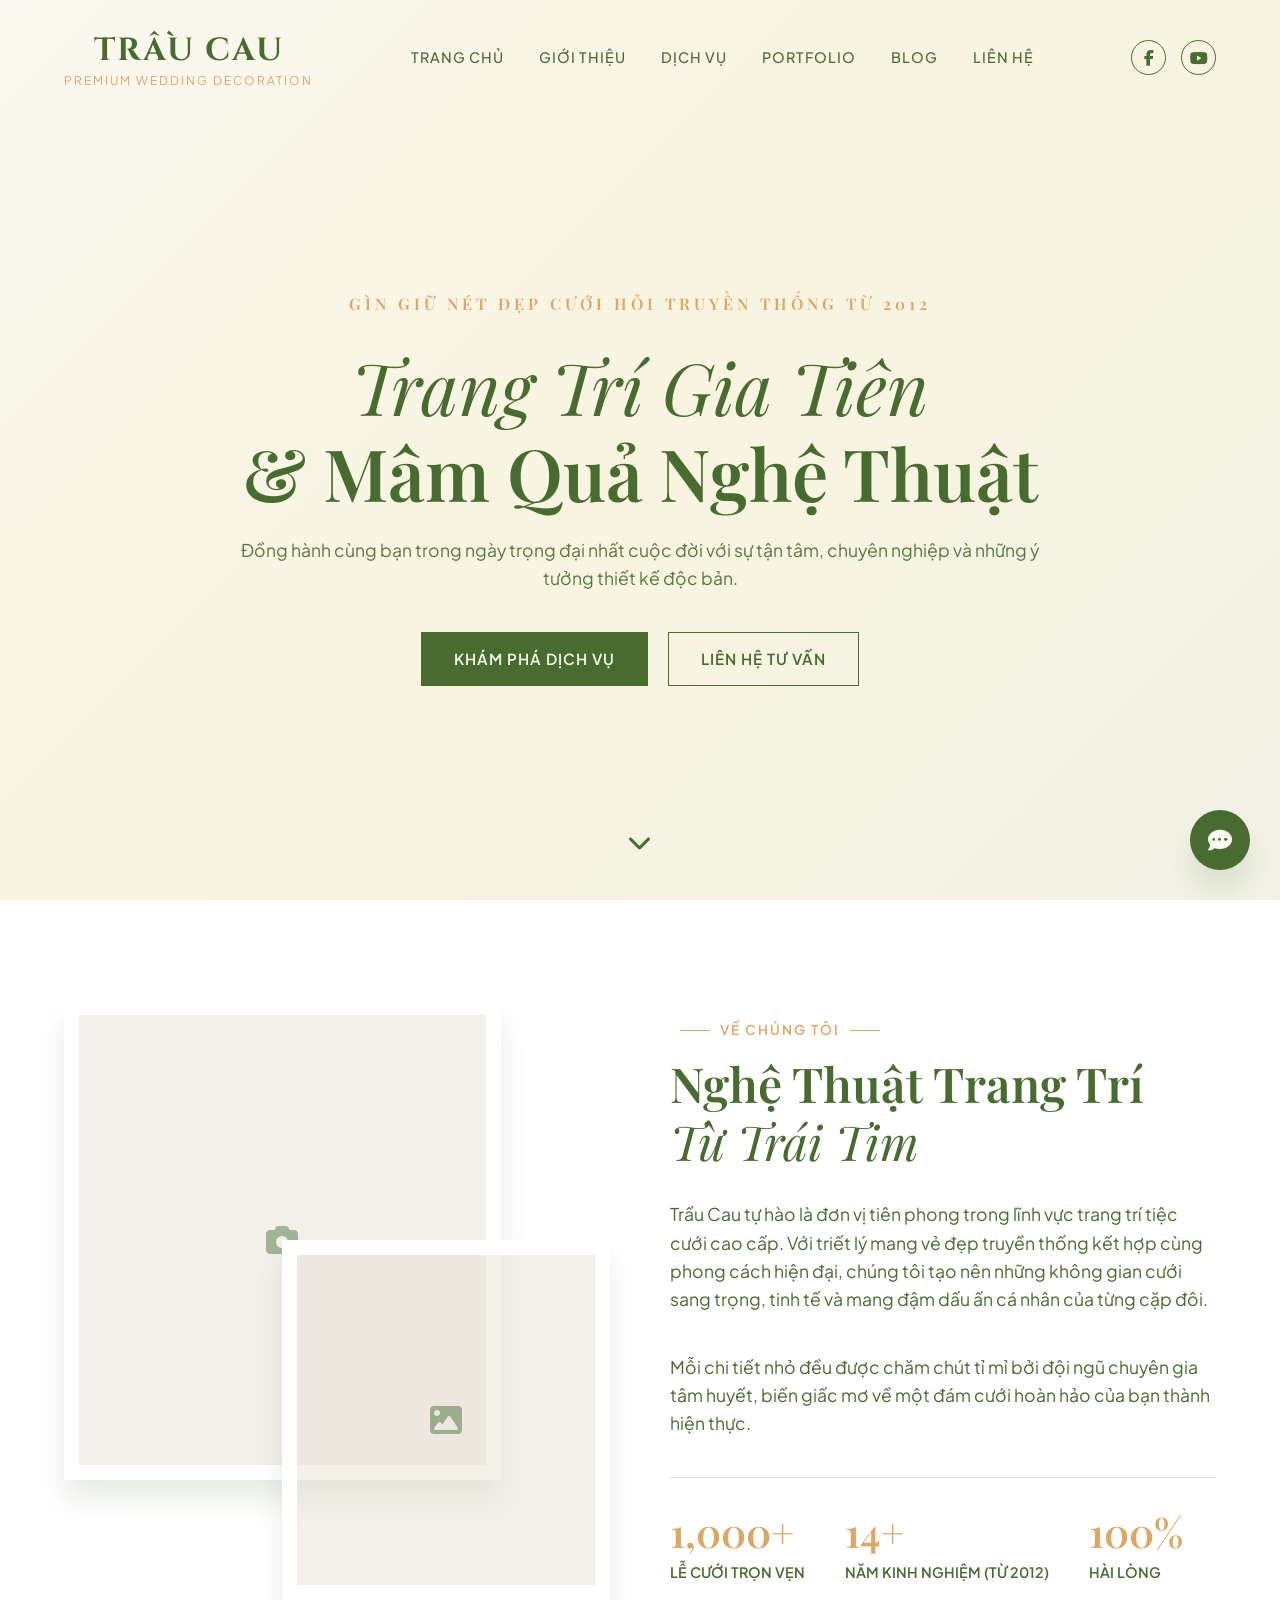
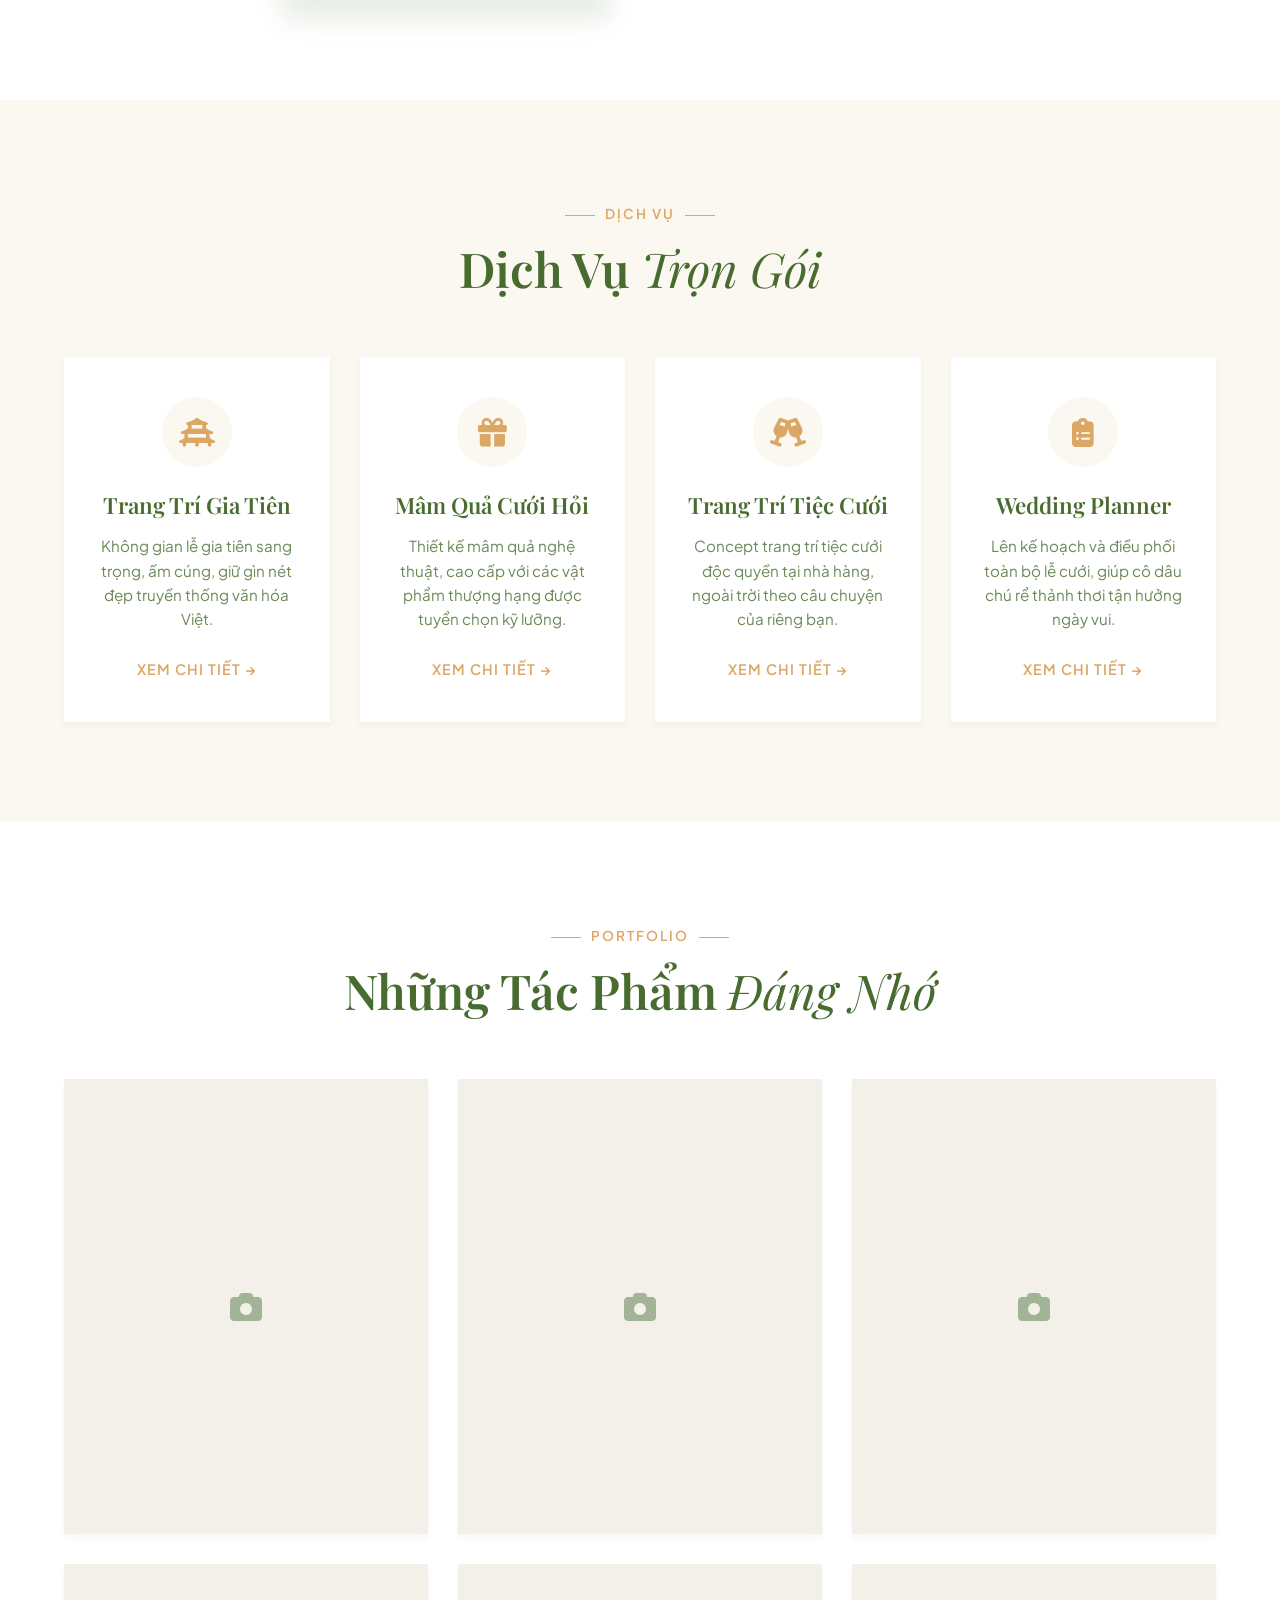
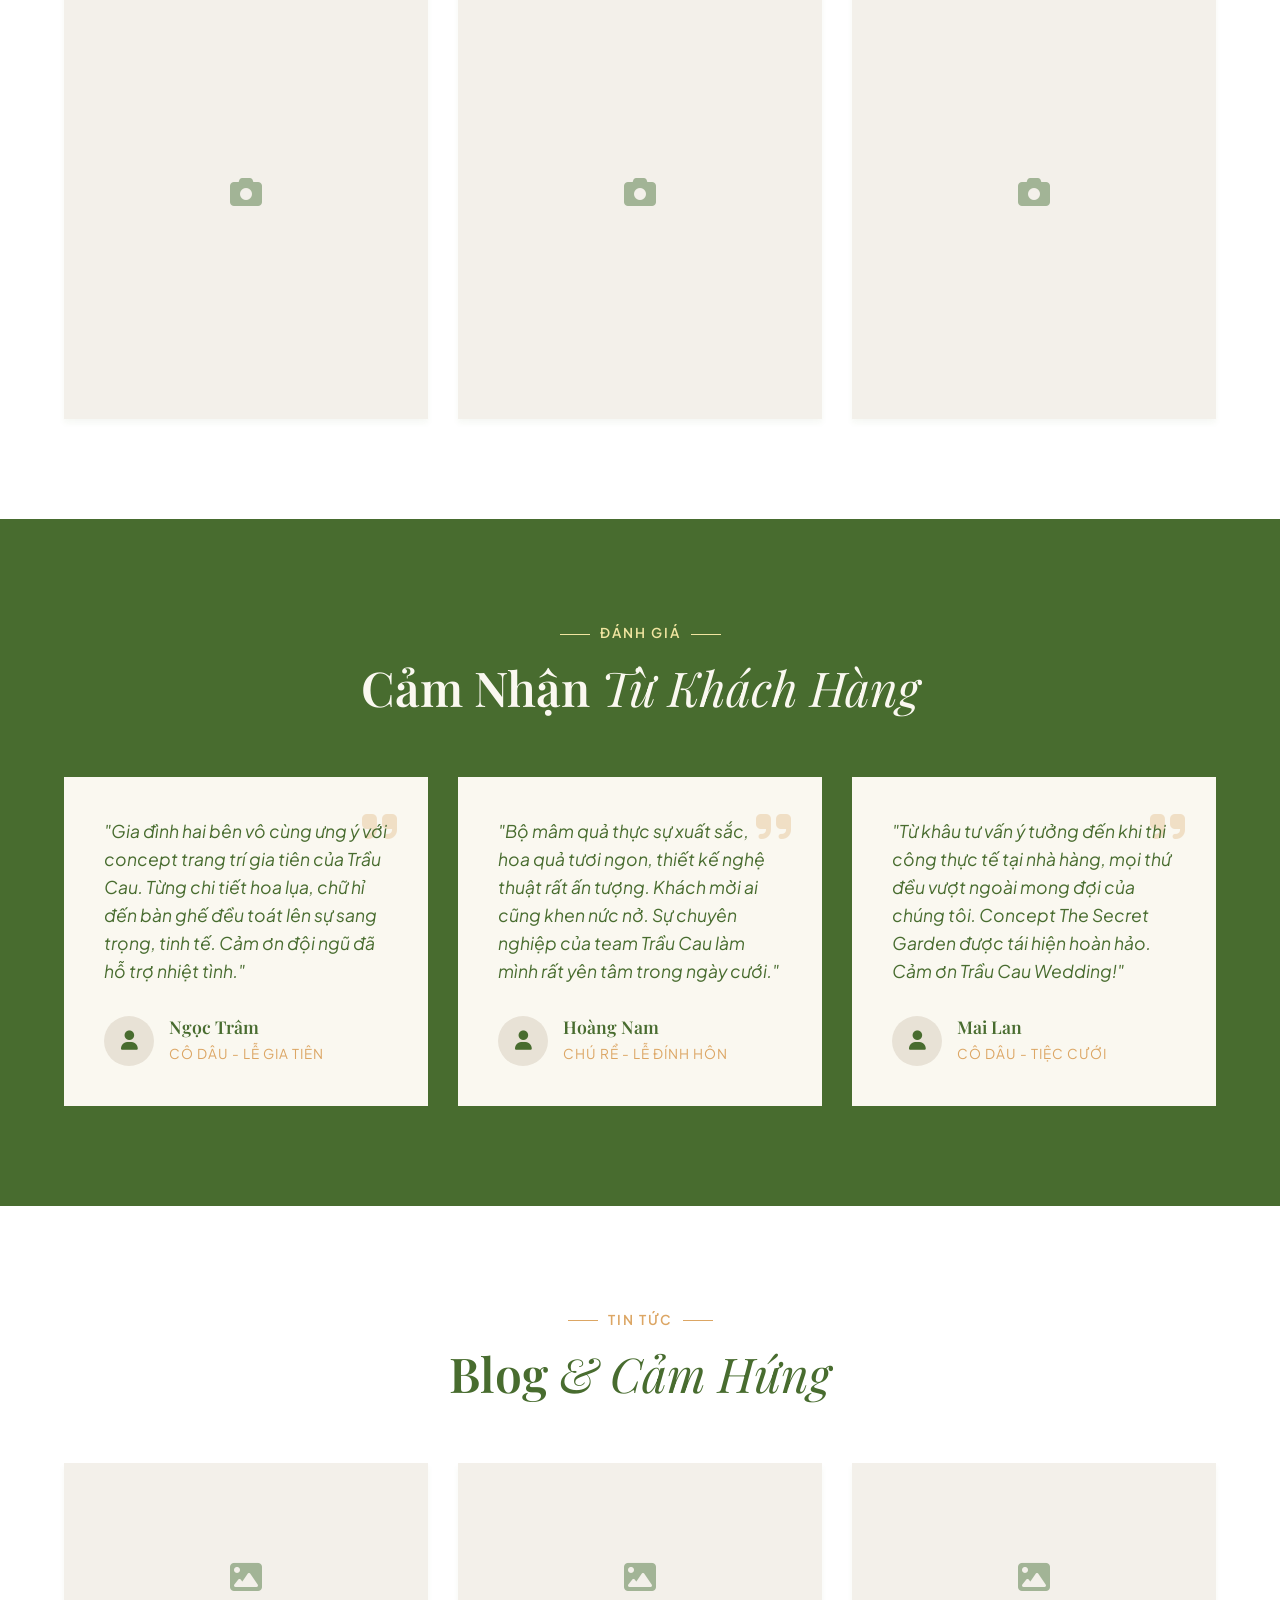
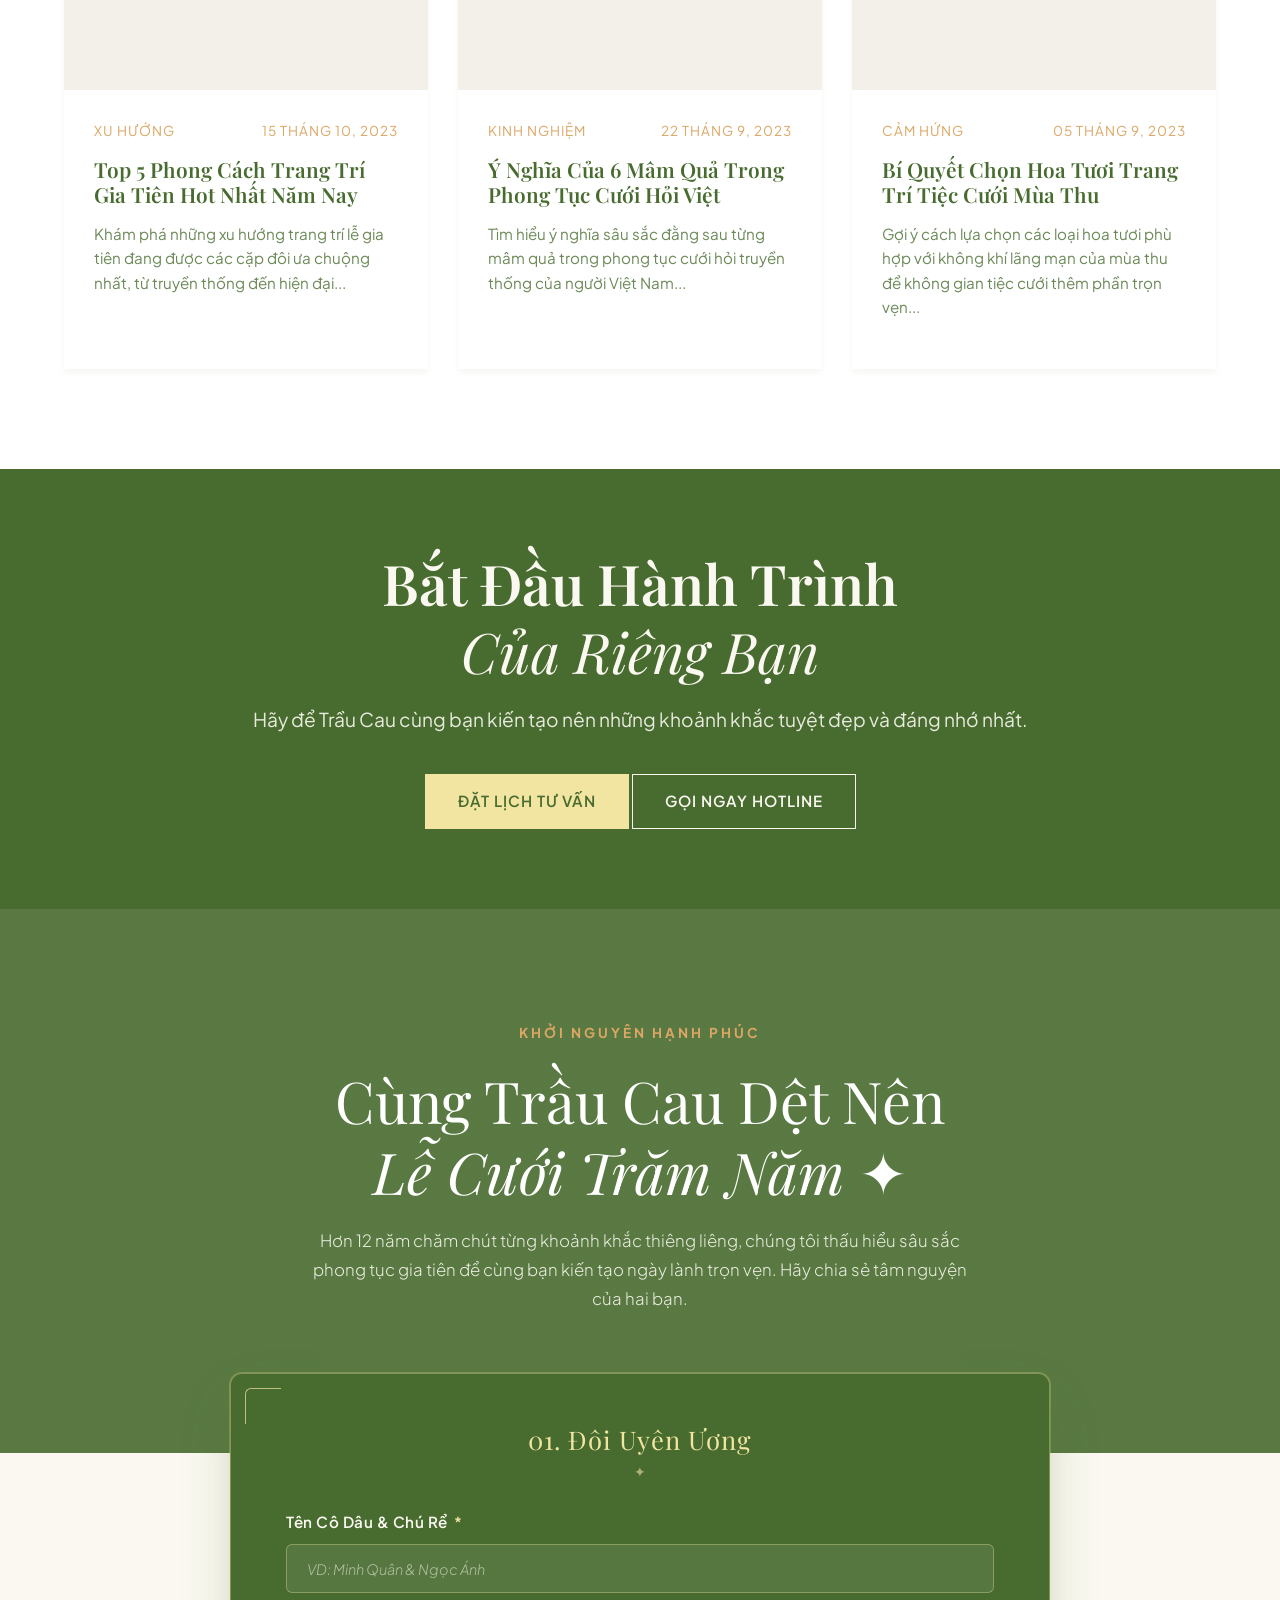
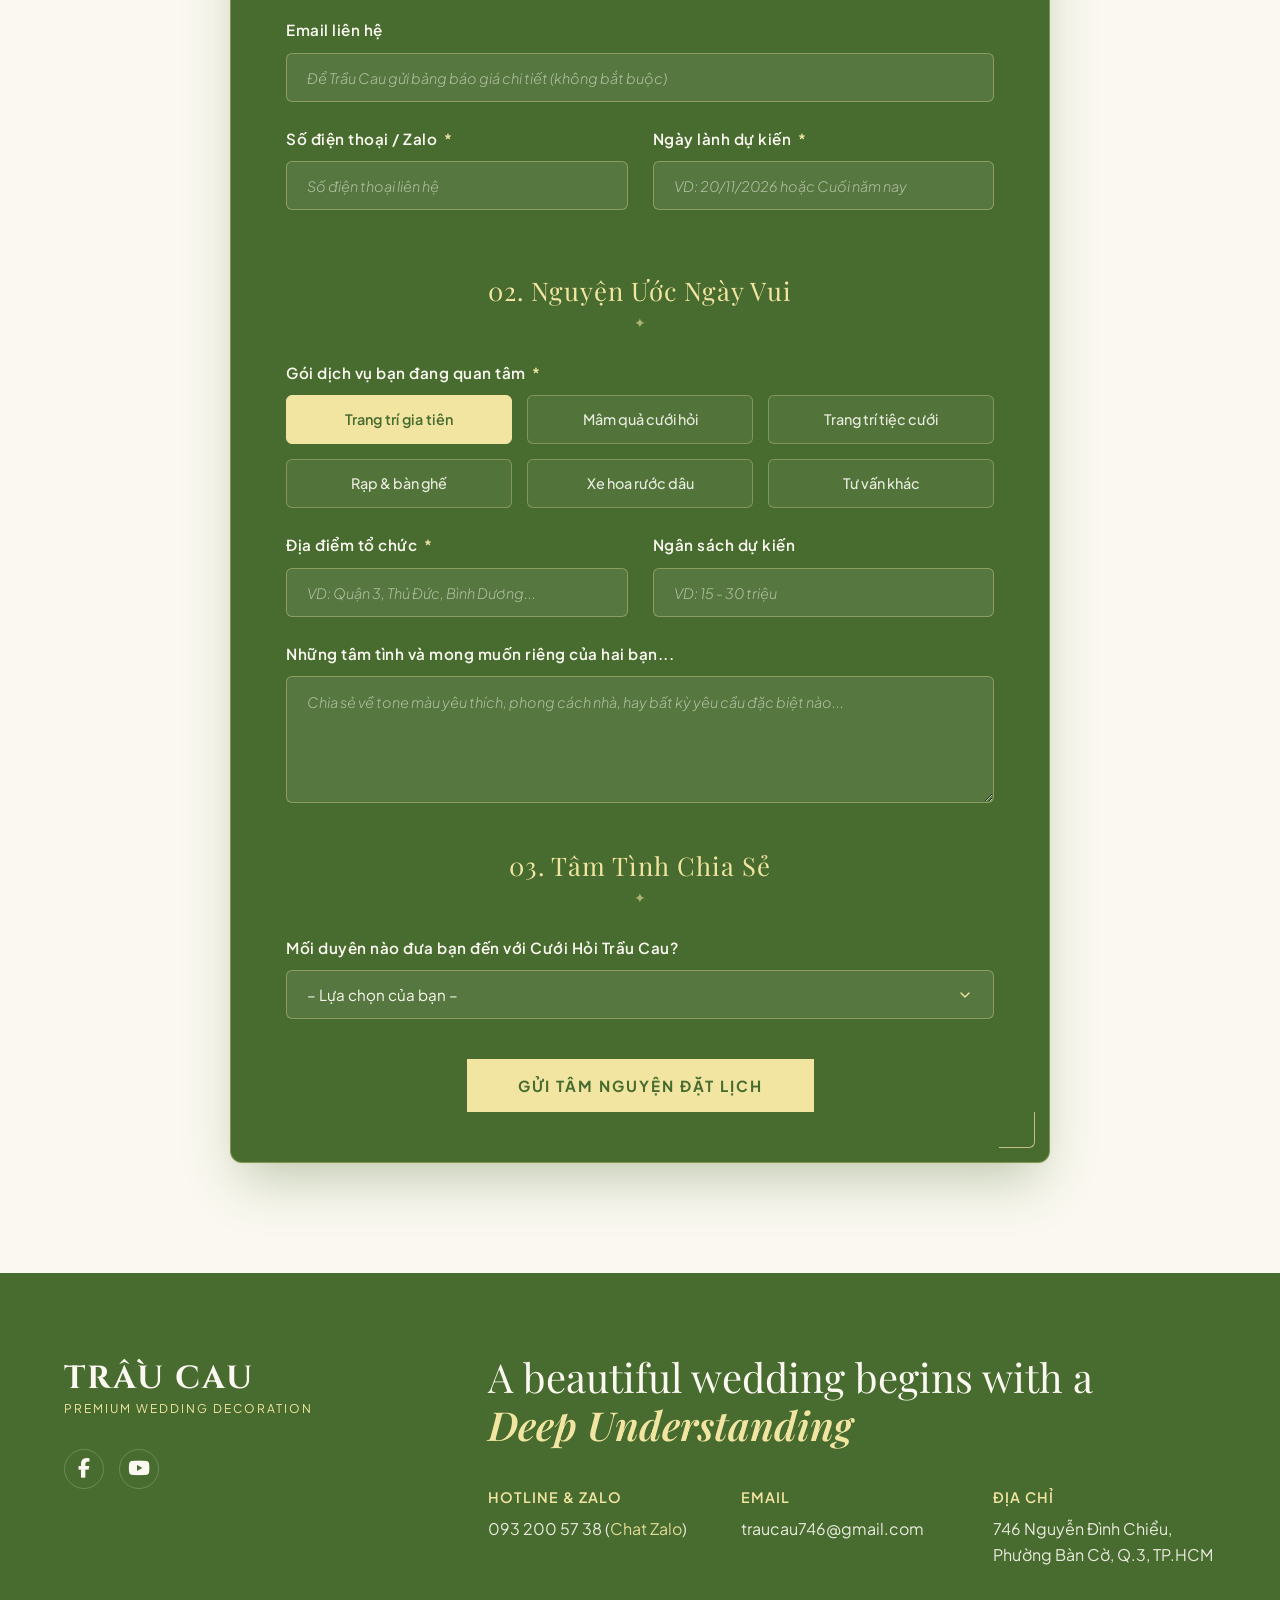
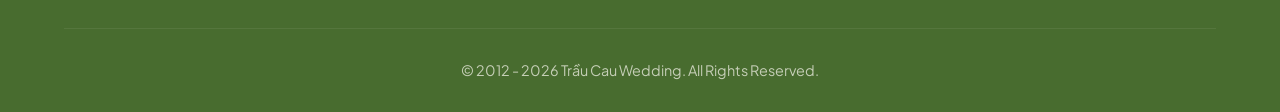
<file: test/index_2.html>
<!DOCTYPE html>
<html lang="vi">
<head>
    <meta charset="UTF-8">
    <meta name="viewport" content="width=device-width, initial-scale=1.0">
    <title>Trầu Cau - Premium Wedding Decoration</title>
    <!-- Google Fonts -->
    <link rel="preconnect" href="https://fonts.googleapis.com">
    <link rel="preconnect" href="https://fonts.gstatic.com" crossorigin>
    <link href="https://fonts.googleapis.com/css2?family=Cinzel:wght@500;700&family=Playfair+Display:ital,wght@0,400;0,600;0,700;1,400;1,600;1,700&family=Plus+Jakarta+Sans:wght@300;400;500;600;700&display=swap" rel="stylesheet">
    <!-- Font Awesome -->
    <link rel="stylesheet" href="https://cdnjs.cloudflare.com/ajax/libs/font-awesome/6.5.1/css/all.min.css">
    <style>
        :root {
            /* Color Palette */
            --ivory: #FAF8F0;
            --green: #486C2F;
            --gold: #F1E5A1;
            --gold-text: #dca664;
            --white: #FFFFFF;
            
            /* Shadows with green */
            --shadow-sm: 0 4px 6px rgba(72, 108, 47, 0.05);
            --shadow-md: 0 10px 15px rgba(72, 108, 47, 0.08);
            --shadow-lg: 0 20px 25px rgba(72, 108, 47, 0.12);
            --shadow-gold: 0 10px 20px rgba(241, 229, 161, 0.3);

            /* Typography */
            --font-body: 'Plus Jakarta Sans', sans-serif;
            --font-heading: 'Playfair Display', serif;
            --font-brand: 'Cinzel', serif;

            /* Spacing */
            --section-pad-y: 100px;
            --section-pad-x: 5%;
        }

        html {
            scroll-behavior: smooth;
            scroll-padding-top: 80px;
        }

        * {
            margin: 0;
            padding: 0;
            box-sizing: border-box;
        }

        body {
            font-family: var(--font-body);
            background-color: var(--ivory);
            color: var(--green);
            line-height: 1.6;
            overflow-x: hidden;
        }

        /* Typography Base */
        h1, h2, h3, h4, h5, h6 {
            font-family: var(--font-heading);
            font-weight: 600;
            line-height: 1.2;
            color: var(--green);
        }

        h2.italic, span.italic, em {
            font-style: italic;
            font-weight: 400;
        }

        a {
            text-decoration: none;
            color: inherit;
            transition: all 0.3s ease;
        }

        ul {
            list-style: none;
        }

        img {
            max-width: 100%;
            height: auto;
            display: block;
        }

        .container {
            max-width: 1280px;
            margin: 0 auto;
            padding: 0 var(--section-pad-x);
        }

        .section-tag {
            display: inline-block;
            font-size: 0.85rem;
            text-transform: uppercase;
            letter-spacing: 2px;
            font-weight: 600;
            color: var(--gold-text);
            margin-bottom: 15px;
        }

        .section-tag::before, .section-tag::after {
            content: '';
            display: inline-block;
            width: 30px;
            height: 1px;
            background-color: var(--gold-text);
            vertical-align: middle;
            margin: 0 10px;
        }

        /* Buttons */
        .btn {
            display: inline-flex;
            align-items: center;
            justify-content: center;
            padding: 14px 32px;
            font-family: var(--font-body);
            font-size: 0.95rem;
            font-weight: 600;
            letter-spacing: 1px;
            text-transform: uppercase;
            cursor: pointer;
            transition: all 0.4s ease;
            border: 1px solid transparent;
        }

        .btn-primary {
            background-color: var(--green);
            color: var(--ivory);
        }

        .btn-primary:hover {
            background-color: var(--gold);
            color: var(--green);
            box-shadow: var(--shadow-gold);
        }

        .btn-outline {
            background-color: transparent;
            border-color: var(--green);
            color: var(--green);
        }

        .btn-outline:hover {
            background-color: var(--green);
            color: var(--ivory);
        }

        /* Image Placeholder */
        .img-placeholder {
            background-color: #E8E2D6;
            display: flex;
            align-items: center;
            justify-content: center;
            color: var(--green);
            opacity: 0.5;
            font-size: 2rem;
            width: 100%;
            height: 100%;
            object-fit: cover;
        }

        /* Animations */
        .fade-in-up {
            opacity: 0;
            transform: translateY(40px);
            transition: opacity 1s cubic-bezier(0.2, 0.8, 0.2, 1), transform 1s cubic-bezier(0.2, 0.8, 0.2, 1);
        }

        .fade-in-up.visible {
            opacity: 1;
            transform: translateY(0);
        }

        .delay-100 { transition-delay: 100ms; }
        .delay-200 { transition-delay: 200ms; }
        .delay-300 { transition-delay: 300ms; }

        /* Navigation */
        .header {
            position: fixed;
            top: 0;
            left: 0;
            width: 100%;
            z-index: 1000;
            transition: all 0.4s ease;
            padding: 25px 0;
        }

        .header.scrolled {
            background-color: var(--white);
            padding: 15px 0;
            box-shadow: var(--shadow-sm);
        }

        .nav-container {
            display: flex;
            justify-content: space-between;
            align-items: center;
        }

        .logo {
            text-align: center;
        }

        .logo-text {
            font-family: var(--font-brand);
            font-size: 2rem;
            font-weight: 700;
            color: var(--green);
            letter-spacing: 2px;
            margin-bottom: -5px;
        }

        .logo-tagline {
            font-size: 0.75rem;
            text-transform: uppercase;
            letter-spacing: 2px;
            color: var(--gold-text);
        }

        .nav-menu {
            display: flex;
            gap: 35px;
        }

        .nav-link {
            font-size: 0.9rem;
            font-weight: 500;
            text-transform: uppercase;
            letter-spacing: 1px;
            position: relative;
        }

        .nav-link::after {
            content: '';
            position: absolute;
            bottom: -5px;
            left: 0;
            width: 0;
            height: 1px;
            background-color: var(--gold-text);
            transition: width 0.3s ease;
        }

        .nav-link:hover::after {
            width: 100%;
        }

        .nav-social {
            display: flex;
            gap: 15px;
        }

        .nav-social a {
            width: 35px;
            height: 35px;
            border-radius: 50%;
            border: 1px solid var(--green);
            display: flex;
            align-items: center;
            justify-content: center;
            transition: all 0.3s;
        }

        .nav-social a:hover {
            background-color: var(--green);
            color: var(--ivory);
        }

        .mobile-menu-btn {
            display: none;
            font-size: 1.5rem;
            cursor: pointer;
            color: var(--green);
        }

        /* Hero Section */
        .hero {
            height: 100vh;
            display: flex;
            align-items: center;
            justify-content: center;
            text-align: center;
            position: relative;
            background: linear-gradient(135deg, var(--ivory) 0%, rgba(241, 229, 161, 0.2) 50%, rgba(72, 108, 47, 0.05) 100%);
            padding-top: 80px;
        }

        .hero-content {
            max-width: 800px;
            z-index: 2;
        }

        .hero-title {
            font-size: 4.5rem;
            margin-bottom: 20px;
            color: var(--green);
        }

        .hero-subtitle {
            font-size: 1rem;
            text-transform: uppercase;
            letter-spacing: 4px;
            color: var(--gold-text);
            margin-bottom: 30px;
            font-weight: 600;
        }

        .hero-desc {
            font-size: 1.1rem;
            margin-bottom: 40px;
            color: var(--green);
            opacity: 0.9;
        }

        .hero-btns {
            display: flex;
            gap: 20px;
            justify-content: center;
        }

        .scroll-down {
            position: absolute;
            bottom: 40px;
            left: 50%;
            transform: translateX(-50%);
            animation: bounce 2s infinite;
            color: var(--green);
            font-size: 1.5rem;
        }

        @keyframes bounce {
            0%, 20%, 50%, 80%, 100% { transform: translateY(0) translateX(-50%); }
            40% { transform: translateY(-20px) translateX(-50%); }
            60% { transform: translateY(-10px) translateX(-50%); }
        }

        /* About Section */
        .about {
            padding: var(--section-pad-y) 0;
            background-color: var(--white);
        }

        .about-grid {
            display: grid;
            grid-template-columns: 1fr 1fr;
            gap: 60px;
            align-items: center;
        }

        .about-images {
            position: relative;
            height: 600px;
        }

        .about-img-main {
            position: absolute;
            top: 0;
            left: 0;
            width: 80%;
            height: 80%;
            border: 15px solid var(--white);
            box-shadow: var(--shadow-lg);
            z-index: 1;
        }

        .about-img-overlap {
            position: absolute;
            bottom: 0;
            right: 0;
            width: 60%;
            height: 60%;
            border: 15px solid var(--white);
            box-shadow: var(--shadow-lg);
            z-index: 2;
        }

        .about-title {
            font-size: 3rem;
            margin-bottom: 30px;
        }

        .about-desc {
            margin-bottom: 40px;
            font-size: 1.1rem;
        }

        .about-stats {
            display: flex;
            gap: 40px;
            border-top: 1px solid rgba(72, 108, 47, 0.2);
            padding-top: 30px;
        }

        .stat-item h3 {
            font-size: 2.5rem;
            color: var(--gold-text);
            margin-bottom: 5px;
            font-family: var(--font-heading);
        }

        .stat-item p {
            font-size: 0.9rem;
            font-weight: 600;
            text-transform: uppercase;
        }

        /* Services Section */
        .services {
            padding: var(--section-pad-y) 0;
            background-color: var(--ivory);
            text-align: center;
        }

        .services .about-title {
            margin-bottom: 60px;
        }

        .services-grid {
            display: grid;
            grid-template-columns: repeat(4, 1fr);
            gap: 30px;
        }

        .service-card {
            background-color: var(--white);
            padding: 40px 30px;
            text-align: center;
            transition: all 0.4s ease;
            box-shadow: var(--shadow-sm);
        }

        .service-card:hover {
            transform: translateY(-10px);
            box-shadow: var(--shadow-lg);
        }

        .service-icon {
            width: 70px;
            height: 70px;
            margin: 0 auto 25px;
            background-color: var(--ivory);
            border-radius: 50%;
            display: flex;
            align-items: center;
            justify-content: center;
            font-size: 1.8rem;
            color: var(--gold-text);
        }

        .service-title {
            font-size: 1.4rem;
            margin-bottom: 15px;
            font-family: var(--font-heading);
        }

        .service-desc {
            font-size: 0.95rem;
            margin-bottom: 25px;
            opacity: 0.8;
        }

        .service-link {
            font-size: 0.9rem;
            font-weight: 600;
            text-transform: uppercase;
            color: var(--gold-text);
            letter-spacing: 1px;
        }

        .service-link:hover {
            color: var(--green);
        }

        /* Portfolio */
        .portfolio {
            padding: var(--section-pad-y) 0;
            background-color: var(--white);
            text-align: center;
        }

        .portfolio-grid {
            display: grid;
            grid-template-columns: repeat(3, 1fr);
            gap: 30px;
            margin-top: 60px;
        }

        .portfolio-item {
            position: relative;
            aspect-ratio: 4/5;
            overflow: hidden;
            box-shadow: var(--shadow-sm);
        }

        .portfolio-overlay {
            position: absolute;
            top: 0;
            left: 0;
            width: 100%;
            height: 100%;
            background-color: rgba(72, 108, 47, 0.85);
            display: flex;
            flex-direction: column;
            align-items: center;
            justify-content: center;
            opacity: 0;
            transition: all 0.4s ease;
            color: var(--ivory);
        }

        .portfolio-item:hover .portfolio-overlay {
            opacity: 1;
        }

        .portfolio-title {
            font-size: 1.5rem;
            color: var(--ivory);
            margin-bottom: 10px;
            transform: translateY(20px);
            transition: transform 0.4s ease;
        }

        .portfolio-item:hover .portfolio-title {
            transform: translateY(0);
        }

        /* Testimonials */
        .testimonials {
            padding: var(--section-pad-y) 0;
            background-color: var(--green);
            text-align: center;
            color: var(--ivory);
        }

        .testimonials .section-tag {
            color: var(--gold);
        }

        .testimonials .section-tag::before, .testimonials .section-tag::after {
            background-color: var(--gold);
        }

        .testimonials .about-title {
            color: var(--ivory);
        }

        .testimonials-grid {
            display: grid;
            grid-template-columns: repeat(3, 1fr);
            gap: 30px;
            margin-top: 60px;
        }

        .testi-card {
            background-color: var(--ivory);
            padding: 40px;
            color: var(--green);
            text-align: left;
            position: relative;
        }

        .quote-icon {
            font-size: 2.5rem;
            color: var(--gold-text);
            opacity: 0.3;
            position: absolute;
            top: 30px;
            right: 30px;
        }

        .testi-text {
            font-size: 1.1rem;
            font-style: italic;
            margin-bottom: 30px;
            position: relative;
            z-index: 2;
        }

        .testi-author {
            display: flex;
            align-items: center;
            gap: 15px;
        }

        .author-avatar {
            width: 50px;
            height: 50px;
            border-radius: 50%;
            background-color: #E8E2D6;
            display: flex;
            align-items: center;
            justify-content: center;
            font-size: 1.2rem;
            color: var(--green);
        }

        .author-info h4 {
            font-size: 1.1rem;
            margin-bottom: 3px;
        }

        .author-info span {
            font-size: 0.85rem;
            color: var(--gold-text);
            text-transform: uppercase;
            letter-spacing: 1px;
        }

        /* Blog Section */
        .blog {
            padding: var(--section-pad-y) 0;
            background-color: var(--white);
            text-align: center;
        }

        .blog-grid {
            display: grid;
            grid-template-columns: repeat(3, 1fr);
            gap: 30px;
            margin-top: 60px;
        }

        .blog-card {
            background-color: var(--white);
            text-align: left;
            box-shadow: var(--shadow-sm);
            transition: all 0.3s ease;
        }

        .blog-card:hover {
            box-shadow: var(--shadow-md);
            transform: translateY(-5px);
        }

        .blog-img {
            aspect-ratio: 16/10;
        }

        .blog-content {
            padding: 30px;
        }

        .blog-meta {
            font-size: 0.85rem;
            color: var(--gold-text);
            text-transform: uppercase;
            letter-spacing: 1px;
            margin-bottom: 15px;
            display: flex;
            justify-content: space-between;
        }

        .blog-title {
            font-size: 1.3rem;
            margin-bottom: 15px;
        }

        .blog-title a:hover {
            color: var(--gold-text);
        }

        .blog-excerpt {
            font-size: 0.95rem;
            opacity: 0.8;
            margin-bottom: 20px;
        }

        /* CTA Section */
        .cta {
            padding: 80px 0;
            background-color: var(--green);
            text-align: center;
            color: var(--ivory);
        }

        .cta-title {
            font-size: 3.5rem;
            color: var(--ivory);
            margin-bottom: 20px;
        }

        .cta-desc {
            font-size: 1.2rem;
            margin-bottom: 40px;
            opacity: 0.9;
        }

        .cta-btns .btn-outline {
            border-color: var(--ivory);
            color: var(--ivory);
        }

        .cta-btns .btn-outline:hover {
            background-color: var(--ivory);
            color: var(--green);
        }
        
        .cta-btns .btn-primary {
            background-color: var(--gold);
            color: var(--green);
        }
        
        .cta-btns .btn-primary:hover {
            background-color: var(--ivory);
        }

        /* Consultation / Booking Section */
        .consultation-section {
            background-color: var(--ivory);
            position: relative;
        }

        .consultation-hero {
            position: relative;
            padding: 110px 0 140px;
            text-align: center;
            background: linear-gradient(180deg, rgba(72, 108, 47, 0.9) 0%, rgba(72, 108, 47, 0.9) 100%),
                        url('https://images.unsplash.com/photo-1519741497674-611481863552?auto=format&fit=crop&w=1800&q=80') center center / cover no-repeat;
            color: var(--ivory);
        }

        .consultation-tag {
            display: inline-block;
            font-family: var(--font-body);
            font-size: 0.85rem;
            font-weight: 700;
            letter-spacing: 3px;
            color: var(--gold-text);
            text-transform: uppercase;
            margin-bottom: 20px;
        }

        .consultation-title {
            font-family: var(--font-heading);
            font-size: 3.6rem;
            font-weight: 400;
            color: #FFFFFF;
            line-height: 1.25;
            margin-bottom: 20px;
        }

        .consultation-title .italic {
            font-style: italic;
        }

        .consultation-subtitle {
            font-family: var(--font-body);
            font-size: 1.05rem;
            font-weight: 300;
            line-height: 1.7;
            max-width: 680px;
            margin: 0 auto;
            color: rgba(250, 248, 240, 0.9);
        }

        .consultation-form-wrapper {
            margin-top: -80px;
            position: relative;
            z-index: 10;
            padding-bottom: 110px;
        }

        .consultation-card {
            max-width: 820px;
            margin: 0 auto;
            background-color: var(--green);
            border-radius: 12px;
            padding: 50px 55px;
            box-shadow: 0 25px 50px -12px rgba(72, 108, 47, 0.35), 0 0 0 1px rgba(241, 229, 161, 0.25);
            border: 1px solid rgba(241, 229, 161, 0.35);
            position: relative;
            color: #FFFFFF;
        }
        
        .consultation-card::before, .consultation-card::after {
            content: '';
            position: absolute;
            width: 35px;
            height: 35px;
            border: 1px solid var(--gold);
            opacity: 0.7;
            pointer-events: none;
        }
        
        .consultation-card::before {
            top: 14px;
            left: 14px;
            border-right: none;
            border-bottom: none;
            border-top-left-radius: 6px;
        }

        .consultation-card::after {
            bottom: 14px;
            right: 14px;
            border-left: none;
            border-top: none;
            border-bottom-right-radius: 6px;
        }

        .form-block {
            margin-bottom: 40px;
        }

        .form-block-title {
            font-family: var(--font-heading);
            font-size: 1.6rem;
            font-weight: 400;
            color: var(--gold);
            letter-spacing: 1px;
            text-align: center;
            margin-bottom: 30px;
            position: relative;
        }
        
        .form-block-title::after {
            content: '✦';
            display: block;
            font-size: 0.9rem;
            color: var(--gold);
            margin-top: 8px;
            opacity: 0.6;
        }

        .form-group {
            margin-bottom: 25px;
            text-align: left;
        }

        .form-grid-2 {
            display: grid;
            grid-template-columns: 1fr 1fr;
            gap: 25px;
        }

        .form-label {
            display: block;
            font-family: var(--font-body);
            font-size: 0.95rem;
            font-weight: 600;
            color: var(--ivory);
            margin-bottom: 10px;
            text-align: left;
            letter-spacing: 0.5px;
        }

        .form-label .required {
            color: var(--gold);
            margin-left: 3px;
        }

        .form-control {
            width: 100%;
            padding: 14px 20px;
            border-radius: 6px;
            border: 1px solid rgba(241, 229, 161, 0.35);
            background-color: rgba(255, 255, 255, 0.08);
            font-family: var(--font-body);
            font-size: 0.95rem;
            color: var(--ivory);
            transition: all 0.3s ease;
            box-sizing: border-box;
        }

        .form-control::placeholder {
            color: rgba(250, 248, 240, 0.55);
            font-size: 0.9rem;
            font-weight: 300;
            font-style: italic;
        }

        .form-control:focus {
            outline: none;
            border-color: var(--gold);
            background-color: rgba(255, 255, 255, 0.14);
            box-shadow: 0 0 0 3px rgba(241, 229, 161, 0.2);
        }

        .form-textarea {
            resize: vertical;
            min-height: 120px;
            line-height: 1.6;
        }

        .form-select {
            cursor: pointer;
            appearance: none;
            background-image: url("data:image/svg+xml;charset=UTF-8,%3csvg xmlns='http://www.w3.org/2000/svg' viewBox='0 0 24 24' fill='none' stroke='%23F1E5A1' stroke-width='2' stroke-linecap='round' stroke-linejoin='round'%3e%3cpolyline points='6 9 12 15 18 9'%3e%3c/polyline%3e%3c/svg%3e");
            background-repeat: no-repeat;
            background-position: right 20px center;
            background-size: 16px;
            padding-right: 45px;
        }
        
        .form-select option {
            background-color: var(--green);
            color: var(--ivory);
            padding: 10px;
        }

        /* Pill/Card Grid for Checkboxes */
        .checkbox-pill-grid {
            display: grid;
            grid-template-columns: repeat(3, 1fr);
            gap: 15px;
            margin-top: 10px;
        }

        .pill-item {
            display: block;
            position: relative;
            cursor: pointer;
            user-select: none;
        }

        .pill-item input {
            position: absolute;
            opacity: 0;
            cursor: pointer;
            height: 0;
            width: 0;
        }

        .pill-content {
            display: flex;
            align-items: center;
            justify-content: center;
            padding: 12px 15px;
            border-radius: 6px;
            border: 1px solid rgba(241, 229, 161, 0.3);
            font-family: var(--font-body);
            font-size: 0.9rem;
            color: rgba(250, 248, 240, 0.9);
            font-weight: 500;
            text-align: center;
            transition: all 0.3s ease;
            background-color: rgba(255, 255, 255, 0.06);
        }

        .pill-item:hover .pill-content {
            border-color: var(--gold);
            background-color: rgba(255, 255, 255, 0.12);
            color: var(--gold);
        }

        .pill-item input:checked ~ .pill-content {
            background-color: var(--gold);
            color: var(--green);
            border-color: var(--gold);
            font-weight: 600;
        }

        /* Submit button */
        .form-action {
            margin-top: 40px;
            text-align: center;
        }

        .btn-consultation-submit {
            display: inline-block;
            background-color: var(--gold);
            color: var(--green);
            border: 1px solid var(--gold);
            padding: 16px 50px;
            font-family: var(--font-body);
            font-size: 0.95rem;
            font-weight: 700;
            letter-spacing: 2px;
            text-transform: uppercase;
            cursor: pointer;
            transition: all 0.4s ease;
        }

        .btn-consultation-submit:hover {
            background-color: transparent;
            color: var(--gold);
            transform: translateY(-2px);
        }

        /* Success message */
        .consultation-success {
            text-align: center;
            padding: 40px 20px;
            animation: fadeIn 0.5s ease-in-out;
            position: relative;
            z-index: 2;
        }

        .success-icon {
            width: 70px;
            height: 70px;
            margin: 0 auto 25px;
            background: transparent;
            border: 1px solid var(--gold);
            border-radius: 50%;
            display: flex;
            align-items: center;
            justify-content: center;
            color: var(--gold);
            font-size: 2rem;
        }

        .success-title {
            font-family: var(--font-heading);
            font-size: 2.2rem;
            color: var(--gold);
            margin-bottom: 20px;
        }

        .success-desc {
            font-family: var(--font-body);
            font-size: 1.05rem;
            color: rgba(250, 248, 240, 0.9);
            line-height: 1.7;
            max-width: 600px;
            margin: 0 auto 35px;
            font-weight: 300;
        }

        .success-actions {
            display: flex;
            gap: 15px;
            justify-content: center;
            flex-wrap: wrap;
        }
        
        .success-actions .btn {
            border-radius: 0;
            font-weight: 600;
        }

        /* Footer */
        .footer {
            background-color: var(--green);
            color: var(--ivory);
            padding: 80px 0 30px;
        }

        .footer-grid {
            display: grid;
            grid-template-columns: 1fr 2fr;
            gap: 60px;
            margin-bottom: 60px;
        }

        .footer-logo .logo-text {
            color: var(--ivory);
            text-align: left;
        }

        .footer-logo .logo-tagline {
            text-align: left;
            color: var(--gold);
        }

        .footer-social {
            display: flex;
            gap: 15px;
            margin-top: 30px;
        }

        .footer-social a {
            color: var(--ivory);
            font-size: 1.2rem;
            width: 40px;
            height: 40px;
            border: 1px solid rgba(250, 248, 240, 0.2);
            border-radius: 50%;
            display: flex;
            align-items: center;
            justify-content: center;
        }

        .footer-social a:hover {
            background-color: var(--gold);
            color: var(--green);
            border-color: var(--gold);
        }

        .footer-right h3 {
            font-size: 2.5rem;
            color: var(--ivory);
            margin-bottom: 40px;
            font-family: var(--font-heading);
            font-weight: 300;
        }

        .footer-right h3 strong {
            font-style: italic;
            font-weight: 600;
            color: var(--gold);
        }

        .footer-contact {
            display: grid;
            grid-template-columns: repeat(3, 1fr);
            gap: 30px;
        }

        .contact-item h4 {
            color: var(--gold);
            font-size: 0.9rem;
            text-transform: uppercase;
            letter-spacing: 1px;
            margin-bottom: 10px;
            font-family: var(--font-body);
        }

        .contact-item p {
            font-size: 1rem;
            opacity: 0.9;
        }

        .footer-bottom {
            text-align: center;
            padding-top: 30px;
            border-top: 1px solid rgba(250, 248, 240, 0.1);
            font-size: 0.9rem;
            opacity: 0.7;
        }

        /* Floating Components */
        .float-contact {
            position: fixed;
            bottom: 30px;
            right: 30px;
            z-index: 999;
        }

        .float-btn {
            width: 60px;
            height: 60px;
            border-radius: 50%;
            background-color: var(--green);
            color: var(--ivory);
            display: flex;
            align-items: center;
            justify-content: center;
            font-size: 1.5rem;
            cursor: pointer;
            box-shadow: var(--shadow-lg);
            transition: all 0.3s;
        }

        .float-btn:hover {
            transform: scale(1.1);
            background-color: var(--gold);
            color: var(--green);
        }

        .float-menu {
            position: absolute;
            bottom: 70px;
            right: 0;
            display: flex;
            flex-direction: column;
            gap: 15px;
            opacity: 0;
            visibility: hidden;
            transform: translateY(20px);
            transition: all 0.3s ease;
        }

        .float-contact.active .float-menu {
            opacity: 1;
            visibility: visible;
            transform: translateY(0);
        }

        .float-menu a {
            display: flex;
            align-items: center;
            justify-content: center;
            width: 50px;
            height: 50px;
            border-radius: 50%;
            background-color: var(--white);
            color: var(--green);
            box-shadow: var(--shadow-md);
            font-size: 1.2rem;
            text-decoration: none;
            margin-left: auto;
            transition: all 0.3s ease;
        }

        .float-menu a:hover {
            background-color: var(--green);
            color: var(--ivory);
            transform: scale(1.08);
        }

        .float-menu a svg {
            display: block;
            width: 28px;
            height: 28px;
        }

        .float-menu a .z-bubble {
            fill: currentColor;
            transition: fill 0.3s ease;
        }

        .float-menu a .z-letter {
            fill: var(--white);
            transition: fill 0.3s ease;
        }

        .float-menu a:hover .z-letter {
            fill: var(--green);
        }

        .scroll-top {
            position: fixed;
            bottom: 110px;
            right: 35px;
            width: 50px;
            height: 50px;
            border-radius: 50%;
            border: 2px solid var(--green);
            color: var(--green);
            display: flex;
            align-items: center;
            justify-content: center;
            font-size: 1.2rem;
            cursor: pointer;
            z-index: 998;
            opacity: 0;
            visibility: hidden;
            transition: all 0.3s ease;
            background-color: var(--ivory);
        }

        .scroll-top.visible {
            opacity: 1;
            visibility: visible;
        }

        .scroll-top:hover {
            background-color: var(--green);
            color: var(--ivory);
        }

        /* Mobile Responsive */
        @media (max-width: 1024px) {
            .hero-title { font-size: 3.5rem; }
            .services-grid { grid-template-columns: repeat(2, 1fr); }
            .portfolio-grid { grid-template-columns: repeat(2, 1fr); }
            .testimonials-grid { grid-template-columns: repeat(2, 1fr); }
            .blog-grid { grid-template-columns: repeat(2, 1fr); }
            .insta-grid { grid-template-columns: repeat(3, 1fr); }
        }

        @media (max-width: 768px) {
            .mobile-menu-btn { display: block; }
            
            .nav-menu {
                position: fixed;
                top: 0;
                right: -100%;
                width: 300px;
                height: 100vh;
                background-color: var(--white);
                flex-direction: column;
                padding: 100px 40px;
                box-shadow: -10px 0 20px rgba(0,0,0,0.05);
                transition: right 0.4s ease;
            }

            .nav-menu.active { right: 0; }
            .nav-social { display: none; }
            
            .hero-title { font-size: 2.5rem; }
            
            .about-grid, .footer-grid { grid-template-columns: 1fr; }
            .about-images { height: 400px; margin-bottom: 40px; }
            
            .services-grid, .portfolio-grid, .testimonials-grid, .blog-grid, .footer-contact {
                grid-template-columns: 1fr;
            }

            .hero-btns, .cta-btns {
                flex-direction: column;
            }

            /* Consultation Responsive */
            .consultation-hero { padding: 80px 0 120px; }
            .consultation-title { font-size: 2.6rem; }
            .consultation-card { padding: 35px 25px; margin-top: -60px; }
            .checkbox-pill-grid, .checkbox-grid { grid-template-columns: repeat(2, 1fr); }
            
            .footer-right h3 { font-size: 1.8rem; }
        }

        @media (max-width: 600px) {
            .consultation-title { font-size: 2.2rem; }
            .consultation-subtitle { font-size: 0.95rem; }
            .consultation-card { padding: 30px 18px; margin-top: -50px; border-radius: 8px; }
            .consultation-card::before, .consultation-card::after { display: none; }
            .form-grid-2 { grid-template-columns: 1fr; gap: 0; }
            .checkbox-pill-grid, .checkbox-grid { grid-template-columns: 1fr; }
            .btn-consultation-submit { width: 100%; text-align: center; }
            .success-actions { flex-direction: column; }
            .success-actions .btn { width: 100%; }
        }
    </style>
</head>
<body>

    <!-- Header -->
    <header class="header" id="header">
        <div class="container nav-container">
            <a href="#" class="logo">
                <div class="logo-text">TRẦU CAU</div>
                <div class="logo-tagline">Premium Wedding Decoration</div>
            </a>
            
            <nav class="nav-menu" id="nav-menu">
                <a href="#home" class="nav-link">Trang Chủ</a>
                <a href="#about" class="nav-link">Giới Thiệu</a>
                <a href="#services" class="nav-link">Dịch Vụ</a>
                <a href="#portfolio" class="nav-link">Portfolio</a>
                <a href="#blog" class="nav-link">Blog</a>
                <a href="#contact" class="nav-link">Liên Hệ</a>
            </nav>

            <div class="nav-social">
                <a href="https://www.facebook.com/cuoihoitraucau746" target="_blank" title="Facebook"><i class="fab fa-facebook-f"></i></a>
                <a href="https://www.youtube.com/@traucauwedding4761" target="_blank" title="YouTube"><i class="fab fa-youtube"></i></a>
            </div>

            <div class="mobile-menu-btn" id="mobile-btn">
                <i class="fas fa-bars"></i>
            </div>
        </div>
    </header>

    <!-- Hero Section -->
    <section class="hero" id="home">
        <div class="hero-content fade-in-up">
            <h2 class="hero-subtitle">Gìn giữ nét đẹp cưới hỏi truyền thống từ 2012</h2>
            <h1 class="hero-title"><span class="italic">Trang Trí Gia Tiên</span><br>& Mâm Quả Nghệ Thuật</h1>
            <p class="hero-desc">Đồng hành cùng bạn trong ngày trọng đại nhất cuộc đời với sự tận tâm, chuyên nghiệp và những ý tưởng thiết kế độc bản.</p>
            <div class="hero-btns">
                <a href="#services" class="btn btn-primary">Khám Phá Dịch Vụ</a>
                <a href="#consultation" class="btn btn-outline">Liên Hệ Tư Vấn</a>
            </div>
        </div>
        <div class="scroll-down">
            <i class="fas fa-chevron-down"></i>
        </div>
    </section>

    <!-- About Section -->
    <section class="about" id="about">
        <div class="container about-grid">
            <div class="about-images fade-in-up">
                <div class="about-img-main">
                    <div class="img-placeholder"><i class="fas fa-camera"></i></div>
                </div>
                <div class="about-img-overlap">
                    <div class="img-placeholder"><i class="fas fa-image"></i></div>
                </div>
            </div>
            <div class="about-content fade-in-up delay-200">
                <span class="section-tag">Về Chúng Tôi</span>
                <h2 class="about-title">Nghệ Thuật Trang Trí <br><span class="italic">Từ Trái Tim</span></h2>
                <p class="about-desc">Trầu Cau tự hào là đơn vị tiên phong trong lĩnh vực trang trí tiệc cưới cao cấp. Với triết lý mang vẻ đẹp truyền thống kết hợp cùng phong cách hiện đại, chúng tôi tạo nên những không gian cưới sang trọng, tinh tế và mang đậm dấu ấn cá nhân của từng cặp đôi.</p>
                <p class="about-desc">Mỗi chi tiết nhỏ đều được chăm chút tỉ mỉ bởi đội ngũ chuyên gia tâm huyết, biến giấc mơ về một đám cưới hoàn hảo của bạn thành hiện thực.</p>
                
                <div class="about-stats">
                    <div class="stat-item">
                        <h3>1,000+</h3>
                        <p>Lễ Cưới Trọn Vẹn</p>
                    </div>
                    <div class="stat-item">
                        <h3>14+</h3>
                        <p>Năm Kinh Nghiệm (Từ 2012)</p>
                    </div>
                    <div class="stat-item">
                        <h3>100%</h3>
                        <p>Hài Lòng</p>
                    </div>
                </div>
            </div>
        </div>
    </section>

    <!-- Services Section -->
    <section class="services" id="services">
        <div class="container">
            <span class="section-tag fade-in-up">Dịch Vụ</span>
            <h2 class="about-title fade-in-up delay-100">Dịch Vụ <span class="italic">Trọn Gói</span></h2>
            
            <div class="services-grid">
                <div class="service-card fade-in-up">
                    <div class="service-icon"><i class="fas fa-vihara"></i></div>
                    <h3 class="service-title">Trang Trí Gia Tiên</h3>
                    <p class="service-desc">Không gian lễ gia tiên sang trọng, ấm cúng, giữ gìn nét đẹp truyền thống văn hóa Việt.</p>
                    <a href="#consultation" class="service-link">Xem Chi Tiết &rarr;</a>
                </div>
                <div class="service-card fade-in-up delay-100">
                    <div class="service-icon"><i class="fas fa-gift"></i></div>
                    <h3 class="service-title">Mâm Quả Cưới Hỏi</h3>
                    <p class="service-desc">Thiết kế mâm quả nghệ thuật, cao cấp với các vật phẩm thượng hạng được tuyển chọn kỹ lưỡng.</p>
                    <a href="#consultation" class="service-link">Xem Chi Tiết &rarr;</a>
                </div>
                <div class="service-card fade-in-up delay-200">
                    <div class="service-icon"><i class="fas fa-champagne-glasses"></i></div>
                    <h3 class="service-title">Trang Trí Tiệc Cưới</h3>
                    <p class="service-desc">Concept trang trí tiệc cưới độc quyền tại nhà hàng, ngoài trời theo câu chuyện của riêng bạn.</p>
                    <a href="#consultation" class="service-link">Xem Chi Tiết &rarr;</a>
                </div>
                <div class="service-card fade-in-up delay-300">
                    <div class="service-icon"><i class="fas fa-clipboard-list"></i></div>
                    <h3 class="service-title">Wedding Planner</h3>
                    <p class="service-desc">Lên kế hoạch và điều phối toàn bộ lễ cưới, giúp cô dâu chú rể thảnh thơi tận hưởng ngày vui.</p>
                    <a href="#consultation" class="service-link">Xem Chi Tiết &rarr;</a>
                </div>
            </div>
        </div>
    </section>

    <!-- Portfolio Section -->
    <section class="portfolio" id="portfolio">
        <div class="container">
            <span class="section-tag fade-in-up">Portfolio</span>
            <h2 class="about-title fade-in-up delay-100">Những Tác Phẩm <span class="italic">Đáng Nhớ</span></h2>
            
            <div class="portfolio-grid">
                <div class="portfolio-item fade-in-up">
                    <div class="img-placeholder"><i class="fas fa-camera"></i></div>
                    <div class="portfolio-overlay">
                        <h3 class="portfolio-title">Lễ Gia Tiên - Minh & Hoa</h3>
                        <p>Concept Truyền Thống</p>
                    </div>
                </div>
                <div class="portfolio-item fade-in-up delay-100">
                    <div class="img-placeholder"><i class="fas fa-camera"></i></div>
                    <div class="portfolio-overlay">
                        <h3 class="portfolio-title">Tiệc Cưới Ngoài Trời</h3>
                        <p>Concept Rustic Chic</p>
                    </div>
                </div>
                <div class="portfolio-item fade-in-up delay-200">
                    <div class="img-placeholder"><i class="fas fa-camera"></i></div>
                    <div class="portfolio-overlay">
                        <h3 class="portfolio-title">Mâm Quả Nghệ Thuật</h3>
                        <p>Bộ 8 Quả Cao Cấp</p>
                    </div>
                </div>
                <div class="portfolio-item fade-in-up">
                    <div class="img-placeholder"><i class="fas fa-camera"></i></div>
                    <div class="portfolio-overlay">
                        <h3 class="portfolio-title">Khách Sạn Park Hyatt</h3>
                        <p>Concept Luxury Royal</p>
                    </div>
                </div>
                <div class="portfolio-item fade-in-up delay-100">
                    <div class="img-placeholder"><i class="fas fa-camera"></i></div>
                    <div class="portfolio-overlay">
                        <h3 class="portfolio-title">Lễ Đính Hôn - Tuấn & Mai</h3>
                        <p>Concept Indochine</p>
                    </div>
                </div>
                <div class="portfolio-item fade-in-up delay-200">
                    <div class="img-placeholder"><i class="fas fa-camera"></i></div>
                    <div class="portfolio-overlay">
                        <h3 class="portfolio-title">Tiệc Báo Hỷ</h3>
                        <p>Concept Minimalist</p>
                    </div>
                </div>
            </div>
        </div>
    </section>

    <!-- Testimonials Section -->
    <section class="testimonials">
        <div class="container">
            <span class="section-tag fade-in-up">Đánh Giá</span>
            <h2 class="about-title fade-in-up delay-100">Cảm Nhận <span class="italic">Từ Khách Hàng</span></h2>
            
            <div class="testimonials-grid">
                <div class="testi-card fade-in-up">
                    <i class="fas fa-quote-right quote-icon"></i>
                    <p class="testi-text">"Gia đình hai bên vô cùng ưng ý với concept trang trí gia tiên của Trầu Cau. Từng chi tiết hoa lụa, chữ hỉ đến bàn ghế đều toát lên sự sang trọng, tinh tế. Cảm ơn đội ngũ đã hỗ trợ nhiệt tình."</p>
                    <div class="testi-author">
                        <div class="author-avatar"><i class="fas fa-user"></i></div>
                        <div class="author-info">
                            <h4>Ngọc Trâm</h4>
                            <span>Cô Dâu - Lễ Gia Tiên</span>
                        </div>
                    </div>
                </div>
                <div class="testi-card fade-in-up delay-100">
                    <i class="fas fa-quote-right quote-icon"></i>
                    <p class="testi-text">"Bộ mâm quả thực sự xuất sắc, hoa quả tươi ngon, thiết kế nghệ thuật rất ấn tượng. Khách mời ai cũng khen nức nở. Sự chuyên nghiệp của team Trầu Cau làm mình rất yên tâm trong ngày cưới."</p>
                    <div class="testi-author">
                        <div class="author-avatar"><i class="fas fa-user"></i></div>
                        <div class="author-info">
                            <h4>Hoàng Nam</h4>
                            <span>Chú Rể - Lễ Đính Hôn</span>
                        </div>
                    </div>
                </div>
                <div class="testi-card fade-in-up delay-200">
                    <i class="fas fa-quote-right quote-icon"></i>
                    <p class="testi-text">"Từ khâu tư vấn ý tưởng đến khi thi công thực tế tại nhà hàng, mọi thứ đều vượt ngoài mong đợi của chúng tôi. Concept The Secret Garden được tái hiện hoàn hảo. Cảm ơn Trầu Cau Wedding!"</p>
                    <div class="testi-author">
                        <div class="author-avatar"><i class="fas fa-user"></i></div>
                        <div class="author-info">
                            <h4>Mai Lan</h4>
                            <span>Cô Dâu - Tiệc Cưới</span>
                        </div>
                    </div>
                </div>
            </div>
        </div>
    </section>

    <!-- Blog Section -->
    <section class="blog" id="blog">
        <div class="container">
            <span class="section-tag fade-in-up">Tin Tức</span>
            <h2 class="about-title fade-in-up delay-100">Blog <span class="italic">& Cảm Hứng</span></h2>
            
            <div class="blog-grid">
                <article class="blog-card fade-in-up">
                    <div class="blog-img">
                        <div class="img-placeholder"><i class="fas fa-image"></i></div>
                    </div>
                    <div class="blog-content">
                        <div class="blog-meta">
                            <span>Xu Hướng</span>
                            <span>15 Tháng 10, 2023</span>
                        </div>
                        <h3 class="blog-title"><a href="#">Top 5 Phong Cách Trang Trí Gia Tiên Hot Nhất Năm Nay</a></h3>
                        <p class="blog-excerpt">Khám phá những xu hướng trang trí lễ gia tiên đang được các cặp đôi ưa chuộng nhất, từ truyền thống đến hiện đại...</p>
                    </div>
                </article>
                <article class="blog-card fade-in-up delay-100">
                    <div class="blog-img">
                        <div class="img-placeholder"><i class="fas fa-image"></i></div>
                    </div>
                    <div class="blog-content">
                        <div class="blog-meta">
                            <span>Kinh Nghiệm</span>
                            <span>22 Tháng 9, 2023</span>
                        </div>
                        <h3 class="blog-title"><a href="#">Ý Nghĩa Của 6 Mâm Quả Trong Phong Tục Cưới Hỏi Việt</a></h3>
                        <p class="blog-excerpt">Tìm hiểu ý nghĩa sâu sắc đằng sau từng mâm quả trong phong tục cưới hỏi truyền thống của người Việt Nam...</p>
                    </div>
                </article>
                <article class="blog-card fade-in-up delay-200">
                    <div class="blog-img">
                        <div class="img-placeholder"><i class="fas fa-image"></i></div>
                    </div>
                    <div class="blog-content">
                        <div class="blog-meta">
                            <span>Cảm Hứng</span>
                            <span>05 Tháng 9, 2023</span>
                        </div>
                        <h3 class="blog-title"><a href="#">Bí Quyết Chọn Hoa Tươi Trang Trí Tiệc Cưới Mùa Thu</a></h3>
                        <p class="blog-excerpt">Gợi ý cách lựa chọn các loại hoa tươi phù hợp với không khí lãng mạn của mùa thu để không gian tiệc cưới thêm phần trọn vẹn...</p>
                    </div>
                </article>
            </div>
        </div>
    </section>

    <!-- CTA Section -->
    <section class="cta" id="contact">
        <div class="container fade-in-up">
            <h2 class="cta-title">Bắt Đầu Hành Trình <br><span class="italic">Của Riêng Bạn</span></h2>
            <p class="cta-desc">Hãy để Trầu Cau cùng bạn kiến tạo nên những khoảnh khắc tuyệt đẹp và đáng nhớ nhất.</p>
            <div class="cta-btns">
                <a href="#consultation" class="btn btn-primary">Đặt Lịch Tư Vấn</a>
                <a href="tel:0932005738" class="btn btn-outline">Gọi Ngay Hotline</a>
            </div>
        </div>
    </section>

    <!-- Consultation / Booking Section -->
    <section class="consultation-section" id="consultation">
        <div class="consultation-hero">
            <div class="container">
                <span class="consultation-tag fade-in-up">KHỞI NGUYÊN HẠNH PHÚC</span>
                <h2 class="consultation-title fade-in-up delay-100">Cùng Trầu Cau Dệt Nên <br><span class="italic">Lễ Cưới Trăm Năm</span> <span class="sparkle">✦</span></h2>
                <p class="consultation-subtitle fade-in-up delay-200">Hơn 12 năm chăm chút từng khoảnh khắc thiêng liêng, chúng tôi thấu hiểu sâu sắc phong tục gia tiên để cùng bạn kiến tạo ngày lành trọn vẹn. Hãy chia sẻ tâm nguyện của hai bạn.</p>
            </div>
        </div>

        <div class="container consultation-form-wrapper fade-in-up delay-300">
            <div class="consultation-card">
                <form id="consultationForm" class="consultation-form">
                    <!-- Phần 1: Đôi Uyên Ương -->
                    <div class="form-block">
                        <h3 class="form-block-title">01. Đôi Uyên Ương</h3>
                        
                        <div class="form-group">
                            <label class="form-label" for="coupleNames">Tên Cô Dâu & Chú Rể <span class="required">*</span></label>
                            <input type="text" id="coupleNames" name="coupleNames" class="form-control" placeholder="VD: Minh Quân & Ngọc Ánh" required>
                        </div>

                        <div class="form-group">
                            <label class="form-label" for="clientEmail">Email liên hệ</label>
                            <input type="email" id="clientEmail" name="clientEmail" class="form-control" placeholder="Để Trầu Cau gửi bảng báo giá chi tiết (không bắt buộc)">
                        </div>

                        <div class="form-grid-2">
                            <div class="form-group">
                                <label class="form-label" for="clientPhone">Số điện thoại / Zalo <span class="required">*</span></label>
                                <input type="tel" id="clientPhone" name="clientPhone" class="form-control" placeholder="Số điện thoại liên hệ" required>
                            </div>
                            <div class="form-group">
                                <label class="form-label" for="weddingDate">Ngày lành dự kiến <span class="required">*</span></label>
                                <input type="text" id="weddingDate" name="weddingDate" class="form-control" placeholder="VD: 20/11/2026 hoặc Cuối năm nay" required>
                            </div>
                        </div>
                    </div>

                    <!-- Phần 2: Nguyện Ước Ngày Vui -->
                    <div class="form-block">
                        <h3 class="form-block-title">02. Nguyện Ước Ngày Vui</h3>

                        <div class="form-group">
                            <label class="form-label">Gói dịch vụ bạn đang quan tâm <span class="required">*</span></label>
                            <div class="checkbox-pill-grid">
                                <label class="pill-item">
                                    <input type="checkbox" name="services" value="Trang trí gia tiên" checked>
                                    <span class="pill-content">Trang trí gia tiên</span>
                                </label>
                                <label class="pill-item">
                                    <input type="checkbox" name="services" value="Mâm quả cưới hỏi">
                                    <span class="pill-content">Mâm quả cưới hỏi</span>
                                </label>
                                <label class="pill-item">
                                    <input type="checkbox" name="services" value="Trang trí tiệc cưới">
                                    <span class="pill-content">Trang trí tiệc cưới</span>
                                </label>
                                <label class="pill-item">
                                    <input type="checkbox" name="services" value="Rạp cưới & bàn ghế">
                                    <span class="pill-content">Rạp & bàn ghế</span>
                                </label>
                                <label class="pill-item">
                                    <input type="checkbox" name="services" value="Xe hoa rước dâu">
                                    <span class="pill-content">Xe hoa rước dâu</span>
                                </label>
                                <label class="pill-item">
                                    <input type="checkbox" name="services" value="Khác">
                                    <span class="pill-content">Tư vấn khác</span>
                                </label>
                            </div>
                        </div>

                        <div class="form-grid-2">
                            <div class="form-group">
                                <label class="form-label" for="weddingLocation">Địa điểm tổ chức <span class="required">*</span></label>
                                <input type="text" id="weddingLocation" name="weddingLocation" class="form-control" placeholder="VD: Quận 3, Thủ Đức, Bình Dương..." required>
                            </div>
                            <div class="form-group">
                                <label class="form-label" for="weddingBudget">Ngân sách dự kiến</label>
                                <input type="text" id="weddingBudget" name="weddingBudget" class="form-control" placeholder="VD: 15 - 30 triệu">
                            </div>
                        </div>

                        <div class="form-group">
                            <label class="form-label" for="weddingNotes">Những tâm tình và mong muốn riêng của hai bạn...</label>
                            <textarea id="weddingNotes" name="weddingNotes" rows="4" class="form-control form-textarea" placeholder="Chia sẻ về tone màu yêu thích, phong cách nhà, hay bất kỳ yêu cầu đặc biệt nào..."></textarea>
                        </div>
                    </div>

                    <!-- Phần 3: Tâm Tình Chia Sẻ -->
                    <div class="form-block">
                        <h3 class="form-block-title">03. Tâm Tình Chia Sẻ</h3>

                        <div class="form-group">
                            <label class="form-label" for="sourceReferral">Mối duyên nào đưa bạn đến với Cưới Hỏi Trầu Cau?</label>
                            <select id="sourceReferral" name="sourceReferral" class="form-control form-select">
                                <option value="">– Lựa chọn của bạn –</option>
                                <option value="Facebook Fanpage">Facebook Fanpage (Cưới Hỏi Trầu Cau 746)</option>
                                <option value="YouTube">Kênh YouTube Trầu Cau Wedding</option>
                                <option value="Người thân/Bạn bè">Sự giới thiệu từ bạn bè, người thân</option>
                                <option value="Tìm kiếm Google">Qua tìm kiếm trên Google</option>
                                <option value="Ghé trực tiếp">Ghé thăm trực tiếp 746 Nguyễn Đình Chiểu</option>
                                <option value="Khác">Cơ duyên khác</option>
                            </select>
                        </div>
                    </div>

                    <div class="form-action">
                        <button type="submit" class="btn-consultation-submit">
                            GỬI TÂM NGUYỆN ĐẶT LỊCH
                        </button>
                    </div>
                </form>

                <!-- Confirmation Box (Hiển thị sau khi submit) -->
                <div id="consultationSuccess" class="consultation-success" style="display: none;">
                    <div class="success-icon"><i class="fas fa-heart"></i></div>
                    <h3 class="success-title">Trân Trọng Cảm Ơn Hai Bạn!</h3>
                    <p class="success-desc">Trầu Cau đã nhận được thông tin câu chuyện của hai bạn. Chuyên viên tư vấn sẽ liên hệ lại qua <strong>Số điện thoại / Zalo</strong> trong vòng 15 – 30 phút để lắng nghe và đề xuất giải pháp trọn vẹn nhất.</p>
                    <div class="success-actions">
                        <a href="https://zalo.me/0932005738" id="successZaloLink" target="_blank" class="btn btn-primary"><i class="fas fa-comment-dots"></i> Nhắn Trực Tiếp Qua Zalo (093 200 57 38)</a>
                        <a href="tel:0932005738" class="btn btn-outline" style="border-color: var(--gold); color: var(--gold);"><i class="fas fa-phone"></i> Gọi Hotline 093 200 57 38</a>
                    </div>
                </div>
            </div>
        </div>
    </section>

    <!-- Footer -->
    <footer class="footer">
        <div class="container">
            <div class="footer-grid">
                <div class="footer-logo">
                    <div class="logo-text">TRẦU CAU</div>
                    <div class="logo-tagline">Premium Wedding Decoration</div>
                    <div class="footer-social">
                        <a href="https://www.facebook.com/cuoihoitraucau746" target="_blank" title="Facebook"><i class="fab fa-facebook-f"></i></a>
                        <a href="https://www.youtube.com/@traucauwedding4761" target="_blank" title="YouTube"><i class="fab fa-youtube"></i></a>
                    </div>
                </div>
                <div class="footer-right">
                    <h3>A beautiful wedding begins with a <br><strong>Deep Understanding</strong></h3>
                    <div class="footer-contact">
                        <div class="contact-item">
                            <h4>Hotline & Zalo</h4>
                            <p><a href="tel:0932005738" style="color: inherit; text-decoration: none;">093 200 57 38</a> (<a href="https://zalo.me/0932005738" target="_blank" style="color: var(--gold); text-decoration: none;">Chat Zalo</a>)</p>
                        </div>
                        <div class="contact-item">
                            <h4>Email</h4>
                            <p><a href="mailto:traucau746@gmail.com" style="color: inherit; text-decoration: none;">traucau746@gmail.com</a></p>
                        </div>
                        <div class="contact-item">
                            <h4>Địa Chỉ</h4>
                            <p>746 Nguyễn Đình Chiểu, Phường Bàn Cờ, Q.3, TP.HCM</p>
                        </div>
                    </div>
                </div>
            </div>
            <div class="footer-bottom">
                &copy; 2012 - 2026 Trầu Cau Wedding. All Rights Reserved.
            </div>
        </div>
    </footer>

    <!-- Floating Buttons -->
    <div class="float-contact" id="floatContact">
        <div class="float-btn" id="floatBtn">
            <i class="fas fa-comment-dots"></i>
        </div>
        <div class="float-menu">
            <a href="https://zalo.me/0932005738" target="_blank" title="Zalo (093 200 57 38)" class="btn-zalo">
                <svg viewBox="0 0 52 50" fill="none" xmlns="http://www.w3.org/2000/svg">
                    <path class="z-bubble" d="M7.779 43.5892C10.1019 43.846 13.0061 43.1836 15.0682 42.1825C24.0225 47.1318 38.0197 46.8954 46.4923 41.4732C46.8209 40.9803 47.1279 40.4677 47.4128 39.9363C49.1062 36.7779 50.0004 33.22 50.0004 27.1316V22.7175C50.0004 16.629 49.1062 13.0711 47.4128 9.91273C45.7385 6.75436 43.2461 4.28093 40.0877 2.58758C36.9293 0.894239 33.3714 0 27.283 0H22.8499C17.6644 0 14.2982 0.652754 11.4699 1.89893C11.3153 2.03737 11.1636 2.17818 11.0151 2.32135C2.71734 10.3203 2.08658 27.6593 9.12279 37.0782C9.13064 37.0921 9.13933 37.1061 9.14889 37.1203C10.2334 38.7185 9.18694 41.5154 7.55068 43.1516C7.28431 43.399 7.37944 43.5512 7.779 43.5892Z"/>
                    <path class="z-letter" d="M20.5632 17H10.8382V19.0853H17.5869L10.9329 27.3317C10.7244 27.635 10.5728 27.9194 10.5728 28.5639V29.0947H19.748C20.203 29.0947 20.5822 28.7156 20.5822 28.2606V27.1421H13.4922L19.748 19.2938C19.8428 19.1801 20.0134 18.9716 20.0893 18.8768L20.1272 18.8199C20.4874 18.2891 20.5632 17.8341 20.5632 17.2844V17ZM25.814 19.6924C23.1979 19.6924 21.0747 21.8156 21.0747 24.4317C21.0747 27.0478 23.1979 29.171 25.814 29.171C28.4301 29.171 30.5533 27.0478 30.5533 24.4317C30.5723 21.8156 28.4491 19.6924 25.814 19.6924ZM25.814 27.2184C24.2785 27.2184 23.0273 25.9672 23.0273 24.4317C23.0273 22.8962 24.2785 21.645 25.814 21.645C27.3495 21.645 28.6007 22.8962 28.6007 24.4317C28.6007 25.9672 27.3685 27.2184 25.814 27.2184ZM29.4562 29.0944H30.5747V19.957H28.6221V28.2793C28.6221 28.7153 29.0012 29.0944 29.4562 29.0944ZM32.9416 29.0947H34.3255V17H32.2402V28.3933C32.2402 28.7725 32.5435 29.0947 32.9416 29.0947ZM40.4867 19.6162C37.8516 19.6162 35.7095 21.7584 35.7095 24.3934C35.7095 27.0285 37.8516 29.1707 40.4867 29.1707C43.1217 29.1707 45.2639 27.0285 45.2639 24.3934C45.2639 21.7584 43.1217 19.6162 40.4867 19.6162ZM40.4867 27.2181C38.9322 27.2181 37.681 25.9669 37.681 24.4124C37.681 22.8579 38.9322 21.6067 40.4867 21.6067C42.0412 21.6067 43.2924 22.8579 43.2924 24.4124C43.2924 25.9669 42.0412 27.2181 40.4867 27.2181Z"/>
                </svg>
            </a>
            <a href="https://www.facebook.com/cuoihoitraucau746" target="_blank" title="Messenger"><i class="fab fa-facebook-messenger"></i></a>
            <a href="tel:0932005738" title="Hotline 093 200 57 38"><i class="fas fa-phone-alt"></i></a>
        </div>
    </div>

    <div class="scroll-top" id="scrollTop">
        <i class="fas fa-arrow-up"></i>
    </div>

    <!-- Scripts -->
    <script>
        // Header Scroll Effect
        const header = document.getElementById('header');
        const scrollTopBtn = document.getElementById('scrollTop');
        
        window.addEventListener('scroll', () => {
            if (window.scrollY > 50) {
                header.classList.add('scrolled');
            } else {
                header.classList.remove('scrolled');
            }

            if (window.scrollY > 500) {
                scrollTopBtn.classList.add('visible');
            } else {
                scrollTopBtn.classList.remove('visible');
            }
        });

        // Mobile Menu
        const mobileBtn = document.getElementById('mobile-btn');
        const navMenu = document.getElementById('nav-menu');

        mobileBtn.addEventListener('click', () => {
            navMenu.classList.toggle('active');
            const icon = mobileBtn.querySelector('i');
            if(navMenu.classList.contains('active')) {
                icon.classList.remove('fa-bars');
                icon.classList.add('fa-times');
            } else {
                icon.classList.remove('fa-times');
                icon.classList.add('fa-bars');
            }
        });

        // Floating Contact Button
        const floatContact = document.getElementById('floatContact');
        const floatBtn = document.getElementById('floatBtn');

        floatBtn.addEventListener('click', () => {
            floatContact.classList.toggle('active');
            const icon = floatBtn.querySelector('i');
            if(floatContact.classList.contains('active')) {
                icon.classList.remove('fa-comment-dots');
                icon.classList.add('fa-times');
            } else {
                icon.classList.remove('fa-times');
                icon.classList.add('fa-comment-dots');
            }
        });

        // Scroll to top
        scrollTopBtn.addEventListener('click', () => {
            window.scrollTo({
                top: 0,
                behavior: 'smooth'
            });
        });

        // Xử lý cuộn lướt mượt mà cho tất cả liên kết nội bộ
        document.querySelectorAll('a[href^="#"]').forEach(anchor => {
            anchor.addEventListener('click', function (e) {
                const targetId = this.getAttribute('href');
                if (targetId && targetId !== '#') {
                    const targetElement = document.querySelector(targetId);
                    if (targetElement) {
                        e.preventDefault();
                        targetElement.scrollIntoView({
                            behavior: 'smooth'
                        });
                        // Đóng menu mobile nếu đang mở
                        if (navMenu.classList.contains('active')) {
                            navMenu.classList.remove('active');
                            const icon = mobileBtn.querySelector('i');
                            if (icon) {
                                icon.classList.remove('fa-times');
                                icon.classList.add('fa-bars');
                            }
                        }
                    }
                }
            });
        });

        // Mũi tên ở Hero lướt mượt xuống phần Giới Thiệu
        const scrollDownBtn = document.querySelector('.scroll-down');
        if (scrollDownBtn) {
            scrollDownBtn.style.cursor = 'pointer';
            scrollDownBtn.addEventListener('click', () => {
                const aboutSection = document.getElementById('about');
                if (aboutSection) {
                    aboutSection.scrollIntoView({ behavior: 'smooth' });
                }
            });
        }

        // Intersection Observer for scroll animations
        const observerOptions = {
            root: null,
            rootMargin: '0px',
            threshold: 0.15
        };

        const observer = new IntersectionObserver((entries, observer) => {
            entries.forEach(entry => {
                if (entry.isIntersecting) {
                    entry.target.classList.add('visible');
                    observer.unobserve(entry.target);
                }
            });
        }, observerOptions);

        document.querySelectorAll('.fade-in-up').forEach(element => {
            observer.observe(element);
        });

        // Xử lý gửi Form Đặt Lịch / Tư Vấn (Consultation Booking Form)
        const consultForm = document.getElementById('consultationForm');
        const consultSuccess = document.getElementById('consultationSuccess');
        const successZaloLink = document.getElementById('successZaloLink');

        if (consultForm && consultSuccess) {
            consultForm.addEventListener('submit', function (e) {
                e.preventDefault();
                
                const coupleNames = document.getElementById('coupleNames').value.trim();
                const phone = document.getElementById('clientPhone').value.trim();
                const weddingDate = document.getElementById('weddingDate').value.trim();
                const location = document.getElementById('weddingLocation').value.trim();
                
                // Thu thập các dịch vụ được chọn
                const checkedServices = [];
                document.querySelectorAll('input[name="services"]:checked').forEach(cb => {
                    checkedServices.push(cb.value);
                });
                
                // Tạo nội dung tin nhắn Zalo mẫu để khách có thể gửi trao đổi ngay
                const messageText = `Chào Trầu Cau Wedding, mình là ${coupleNames} (SĐT: ${phone}). Mình dự kiến cưới ngày ${weddingDate} tại ${location}. Dịch vụ quan tâm: ${checkedServices.join(', ')}. Nhờ Trầu Cau tư vấn giúp mình nhé!`;
                if (successZaloLink) {
                    successZaloLink.href = `https://zalo.me/0932005738?text=${encodeURIComponent(messageText)}`;
                }

                // Ẩn form và hiện thông báo cảm ơn tinh tế
                consultForm.style.display = 'none';
                consultSuccess.style.display = 'block';
                
                // Cuộn mượt đến thông báo cảm ơn
                consultSuccess.scrollIntoView({ behavior: 'smooth', block: 'center' });
            });
        }
    </script>
</body>
</html>
</file>
